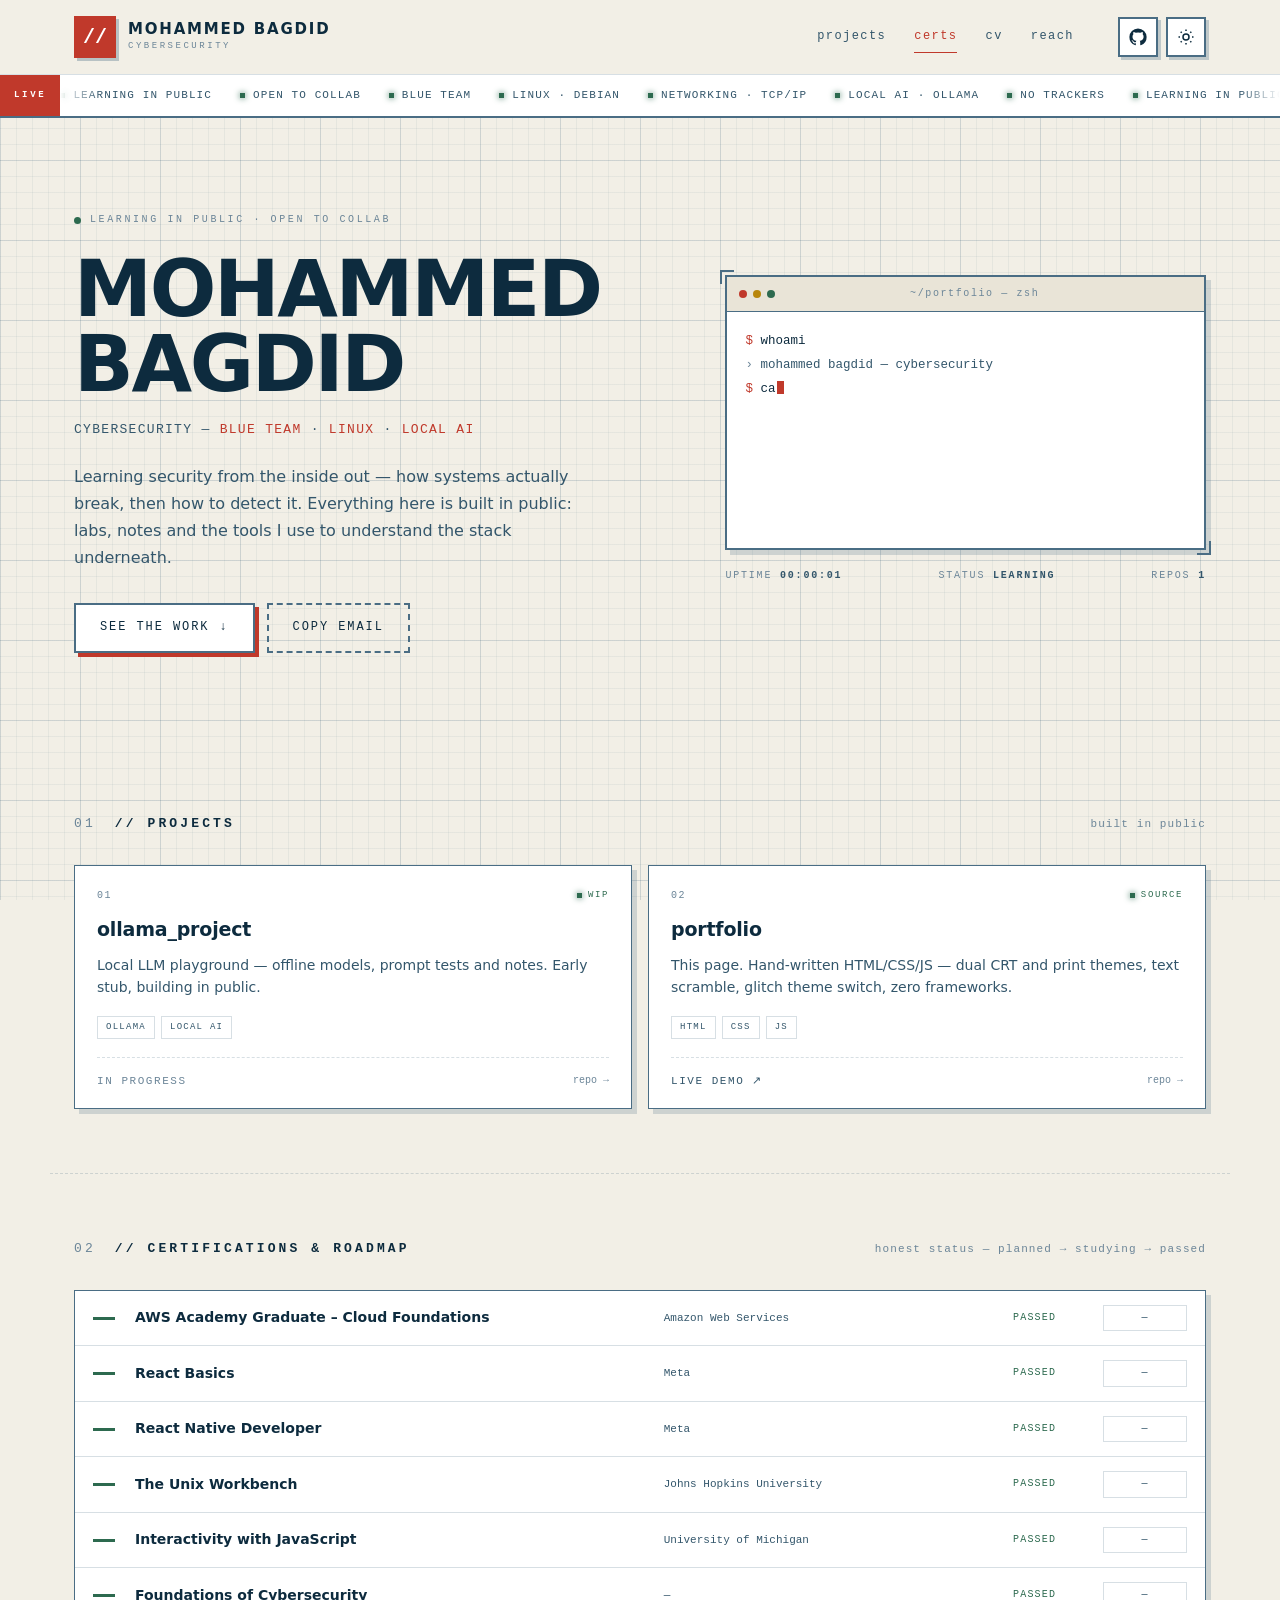
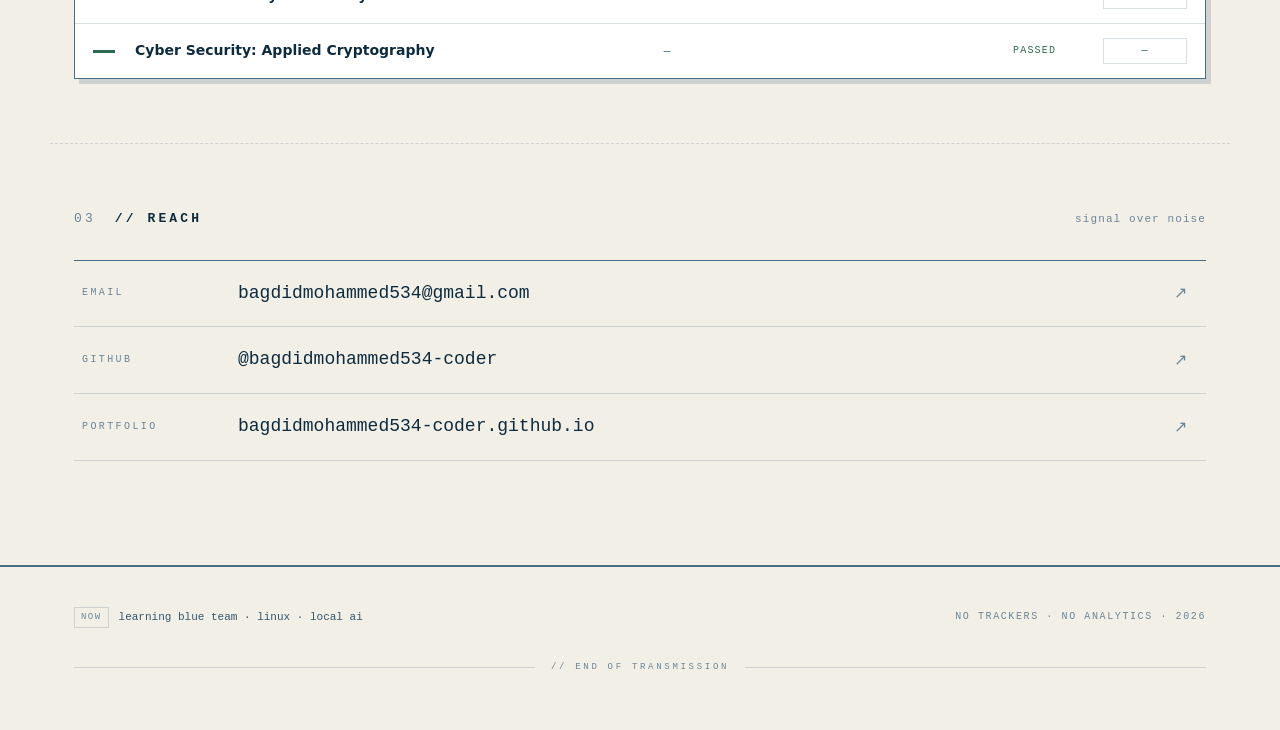
<file: index.html>
<!doctype html>
<html lang="en">
<head>
<meta charset="utf-8" />
<meta name="viewport" content="width=device-width,initial-scale=1,viewport-fit=cover" />
<title>Mohammed Bagdid — cybersecurity</title>
<meta name="description" content="Mohammed Bagdid — learning cybersecurity in public. Blue team, Linux, networking, self-hosted AI. Projects, lab notes and a certification roadmap." />
<link rel="stylesheet" href="./assets/style.css" />
<link rel="icon" href="data:image/svg+xml,<svg xmlns='http://www.w3.org/2000/svg' viewBox='0 0 32 32'><rect width='32' height='32' fill='%2305070a'/><text x='16' y='23' font-size='18' font-family='monospace' font-weight='700' fill='%23ff2d55' text-anchor='middle'>//</text></svg>" />
<script>document.documentElement.className += " js";</script>
</head>
<body>

<a class="skip" href="#main">skip to content</a>
<div id="glitch-overlay" aria-hidden="true"></div>

<!-- ============================= HEADER ============================= -->
<header class="site-head">
  <div class="wrap head-row">
    <a class="brand" href="./" aria-label="Home">
      <span class="brand__mark" aria-hidden="true">//</span>
      <span class="brand__txt">
        <b data-scramble>MOHAMMED BAGDID</b>
        <i>cybersecurity</i>
      </span>
    </a>

    <nav class="nav" aria-label="Sections">
      <a class="nav__link" href="#projects" data-scramble>projects</a>
      <a class="nav__link" href="#certs" data-scramble>certs</a>
      <a class="nav__link" href="./cv/" data-scramble>cv</a>
      <a class="nav__link" href="#reach" data-scramble>reach</a>
    </nav>

    <div class="head-tools">
      <a class="btn-icon" href="https://github.com/bagdidmohammed534-coder" target="_blank" rel="noopener" aria-label="GitHub">
        <svg viewBox="0 0 24 24" fill="currentColor" aria-hidden="true"><path d="M12 .5A11.5 11.5 0 0 0 .5 12a11.5 11.5 0 0 0 7.86 10.92c.58.1.79-.25.79-.55v-1.94c-3.2.7-3.88-1.54-3.88-1.54-.53-1.34-1.29-1.7-1.29-1.7-1.05-.72.08-.7.08-.7 1.16.08 1.77 1.19 1.77 1.19 1.03 1.77 2.7 1.26 3.36.96.1-.75.4-1.26.73-1.55-2.55-.29-5.23-1.28-5.23-5.7 0-1.26.45-2.29 1.19-3.1-.12-.29-.52-1.46.11-3.05 0 0 .97-.31 3.18 1.18a11 11 0 0 1 5.8 0c2.2-1.49 3.17-1.18 3.17-1.18.63 1.59.23 2.76.12 3.05.74.81 1.18 1.84 1.18 3.1 0 4.43-2.69 5.4-5.25 5.69.41.36.78 1.06.78 2.14v3.17c0 .3.21.66.8.55A11.5 11.5 0 0 0 23.5 12 11.5 11.5 0 0 0 12 .5Z"/></svg>
      </a>
      <button id="theme-btn" class="btn-icon" type="button" aria-label="Toggle theme" title="Toggle day / night">
        <svg class="i-sun" viewBox="0 0 24 24" fill="none" stroke="currentColor" stroke-width="2" aria-hidden="true"><circle cx="12" cy="12" r="4"/><path d="M12 2v2M12 20v2M4.9 4.9l1.4 1.4M17.7 17.7l1.4 1.4M2 12h2M20 12h2M4.9 19.1l1.4-1.4M17.7 6.3l1.4-1.4"/></svg>
        <svg class="i-moon" viewBox="0 0 24 24" fill="none" stroke="currentColor" stroke-width="2" aria-hidden="true"><path d="M21 12.8A9 9 0 1 1 11.2 3a7 7 0 0 0 9.8 9.8Z"/></svg>
      </button>
    </div>
  </div>

  <!-- ticker -->
  <div class="ticker" aria-hidden="true">
    <span class="ticker__label">LIVE</span>
    <div class="ticker__viewport"><div class="ticker__track" id="ticker-track"></div></div>
  </div>
</header>

<!-- ============================= HERO ============================= -->
<main id="main">
  <section class="wrap hero" aria-labelledby="hero-title">
    <div class="hero__left">
      <p class="eyebrow"><span class="dot" aria-hidden="true"></span> learning in public · open to collab</p>
      <h1 id="hero-title" class="hero__name">MOHAMMED BAGDID</h1>
      <p class="hero__role">cybersecurity — <span class="accent">blue team</span> · <span class="accent">linux</span> · <span class="accent">local ai</span></p>
      <p class="hero__lede">
        Learning security from the inside out — how systems actually break, then
        how to detect it. Everything here is built in public: labs, notes and the
        tools I use to understand the stack underneath.
      </p>
      <div class="hero__cta">
        <a class="btn" href="#projects">see the work <span aria-hidden="true">↓</span></a>
        <button class="btn btn--ghost" id="copy-mail" type="button" data-copy="bagdidmohammed534@gmail.com">copy email</button>
      </div>
    </div>

    <div class="hero__right">
      <div class="term" role="img" aria-label="Terminal window showing profile summary">
        <div class="term__bar">
          <span class="term__dots" aria-hidden="true"><i></i><i></i><i></i></span>
          <span class="term__title">~/portfolio — zsh</span>
        </div>
        <div class="term__body" id="term-body"></div>
      </div>
      <div class="term-meta">
        <span>uptime <b id="uptime">00:00:00</b></span>
        <span>status <b>learning</b></span>
        <span>repos <b>1</b></span>
      </div>
    </div>
  </section>

  <!-- ============================= PROJECTS ============================= -->
  <section class="wrap section" id="projects" aria-labelledby="projects-title">
    <div class="sec-head">
      <h2 id="projects-title" class="sec-title"><span class="sec-num">01</span> // projects</h2>
      <p class="sec-sub">built in public</p>
    </div>
    <div class="cards" id="project-list"></div>
  </section>

  <!-- ============================= CERTS ============================= -->
  <section class="wrap section" id="certs" aria-labelledby="certs-title">
    <div class="sec-head">
      <h2 id="certs-title" class="sec-title"><span class="sec-num">02</span> // certifications &amp; roadmap</h2>
      <p class="sec-sub">honest status — planned → studying → passed</p>
    </div>
    <ul class="certs" id="cert-list"></ul>
  </section>

  <!-- ============================= REACH ============================= -->
  <section class="wrap section" id="reach" aria-labelledby="reach-title">
    <div class="sec-head">
      <h2 id="reach-title" class="sec-title"><span class="sec-num">03</span> // reach</h2>
      <p class="sec-sub">signal over noise</p>
    </div>
    <div class="reach">
      <a class="reach__row" href="mailto:bagdidmohammed534@gmail.com" data-scramble>
        <span class="reach__k">email</span><span class="reach__v">bagdidmohammed534@gmail.com</span><span class="arrow" aria-hidden="true">↗</span>
      </a>
      <a class="reach__row" href="https://github.com/bagdidmohammed534-coder" target="_blank" rel="noopener" data-scramble>
        <span class="reach__k">github</span><span class="reach__v">@bagdidmohammed534-coder</span><span class="arrow" aria-hidden="true">↗</span>
      </a>
      <a class="reach__row" href="https://bagdidmohammed534-coder.github.io" target="_blank" rel="noopener" data-scramble>
        <span class="reach__k">portfolio</span><span class="reach__v">bagdidmohammed534-coder.github.io</span><span class="arrow" aria-hidden="true">↗</span>
      </a>
    </div>
  </section>
</main>

<!-- ============================= FOOTER ============================= -->
<footer class="site-foot">
  <div class="wrap foot-row">
    <div class="foot__pgp">
      <span class="foot__k">NOW</span>
      <code>learning blue team · linux · local ai</code>
    </div>
    <p class="foot__note">no trackers · no analytics · <span id="year">2026</span></p>
  </div>
  <div class="wrap foot-rule" aria-hidden="true">
    <span></span><b>// END OF TRANSMISSION</b><span></span>
  </div>
</footer>

<div id="toast" role="status" aria-live="polite"></div>

<script src="./assets/app.js" defer></script>
</body>
</html>
</file>
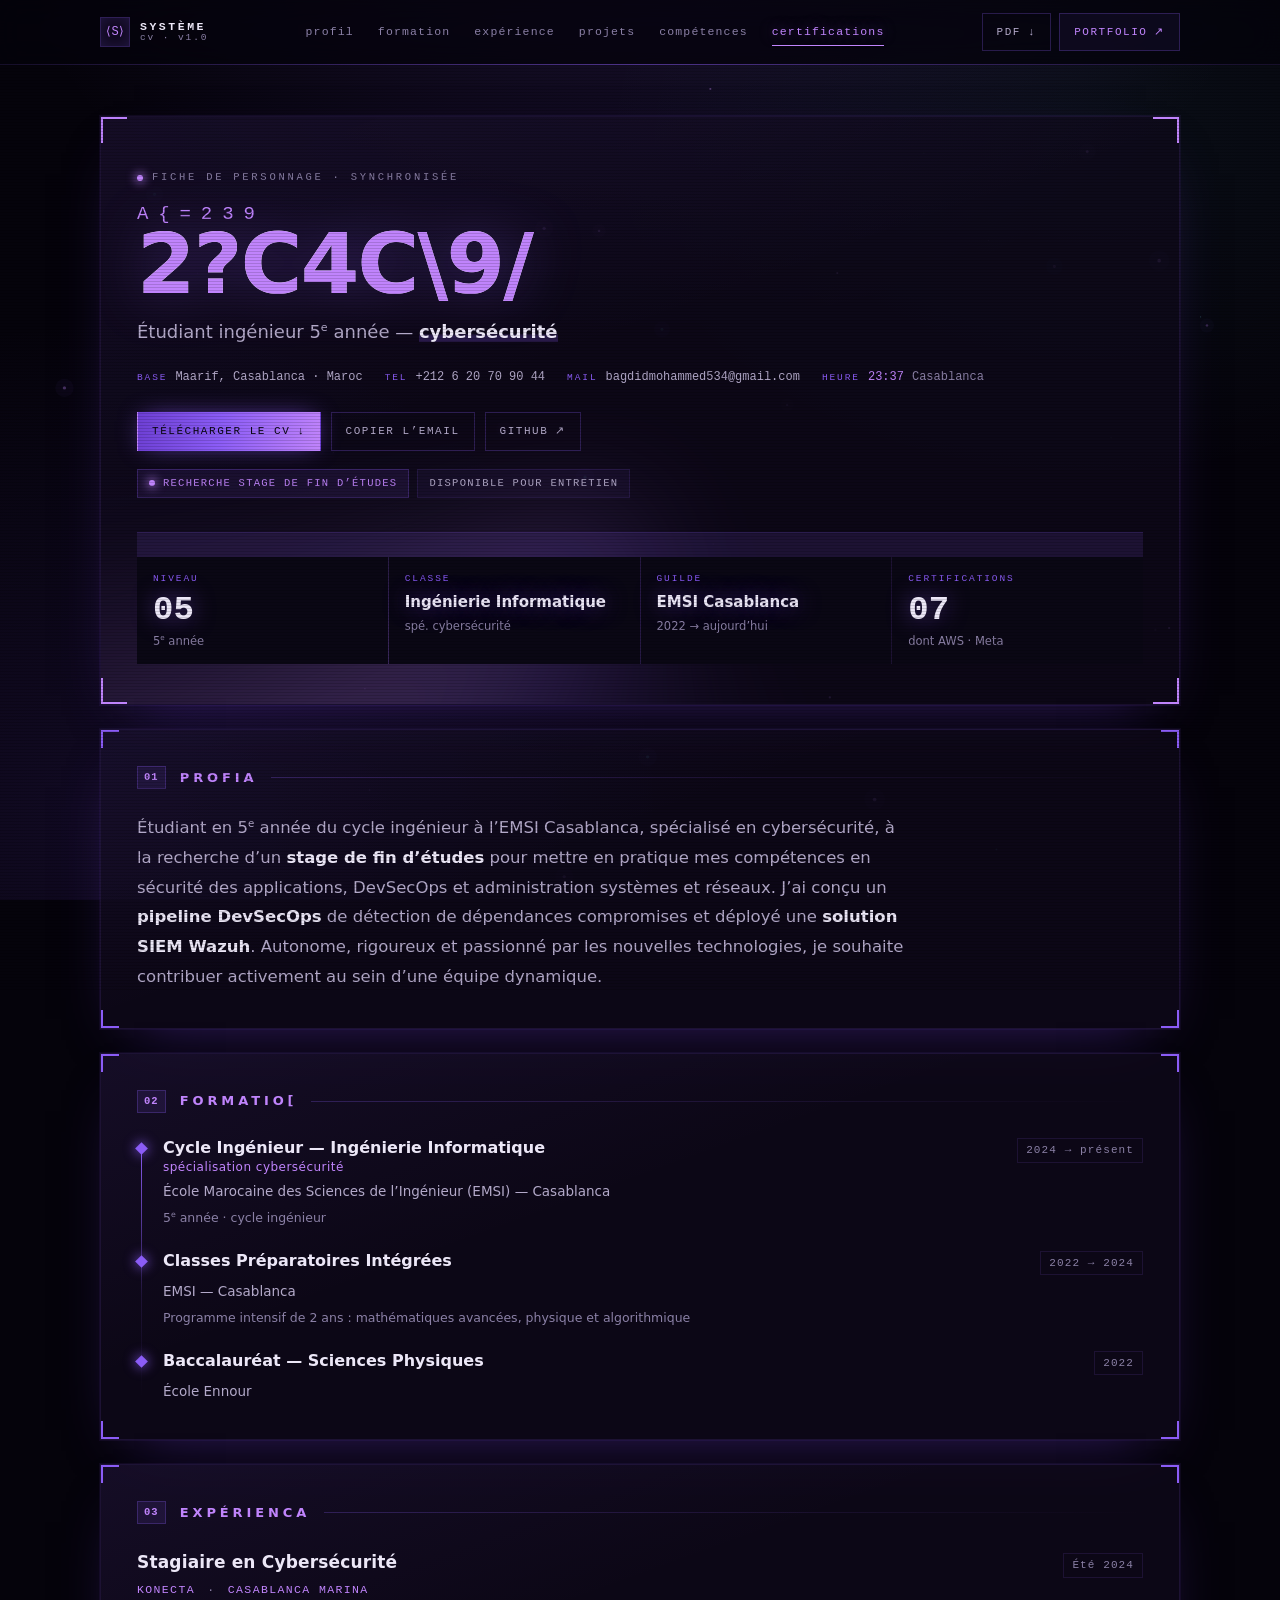
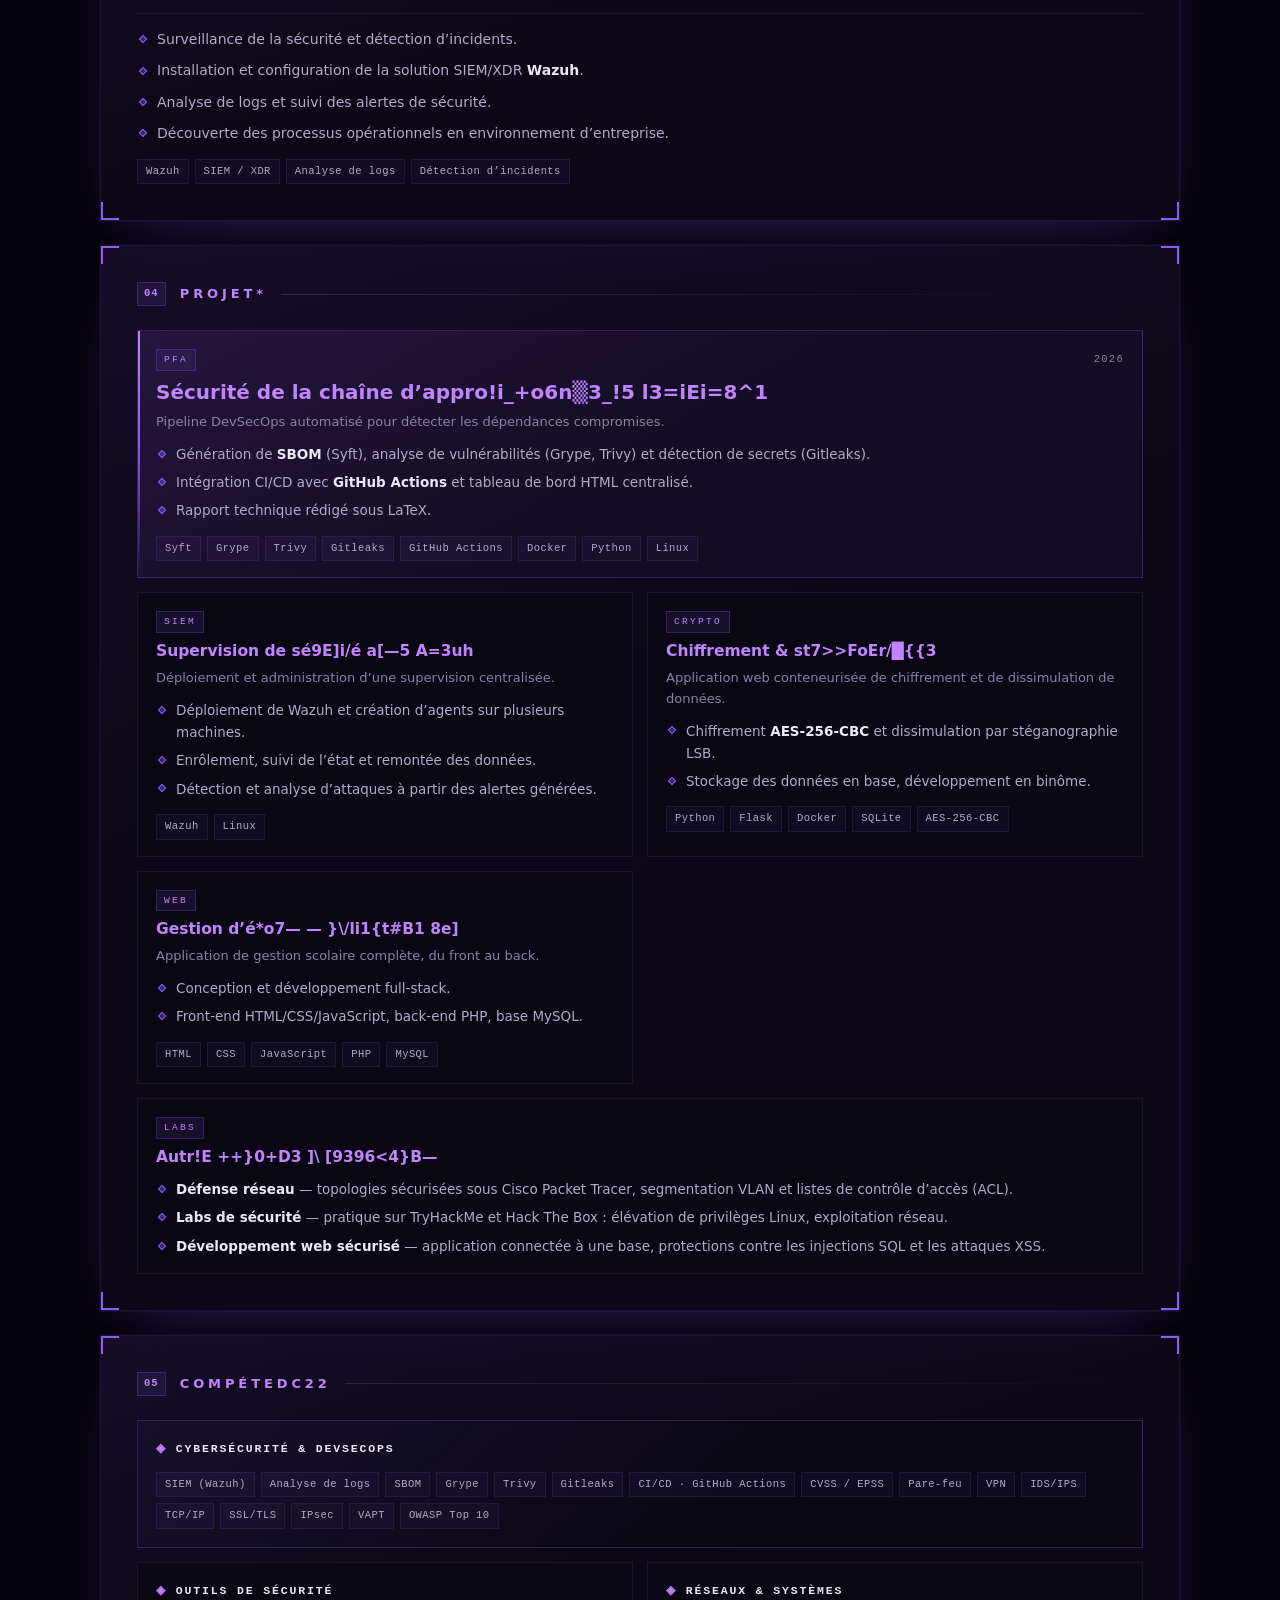
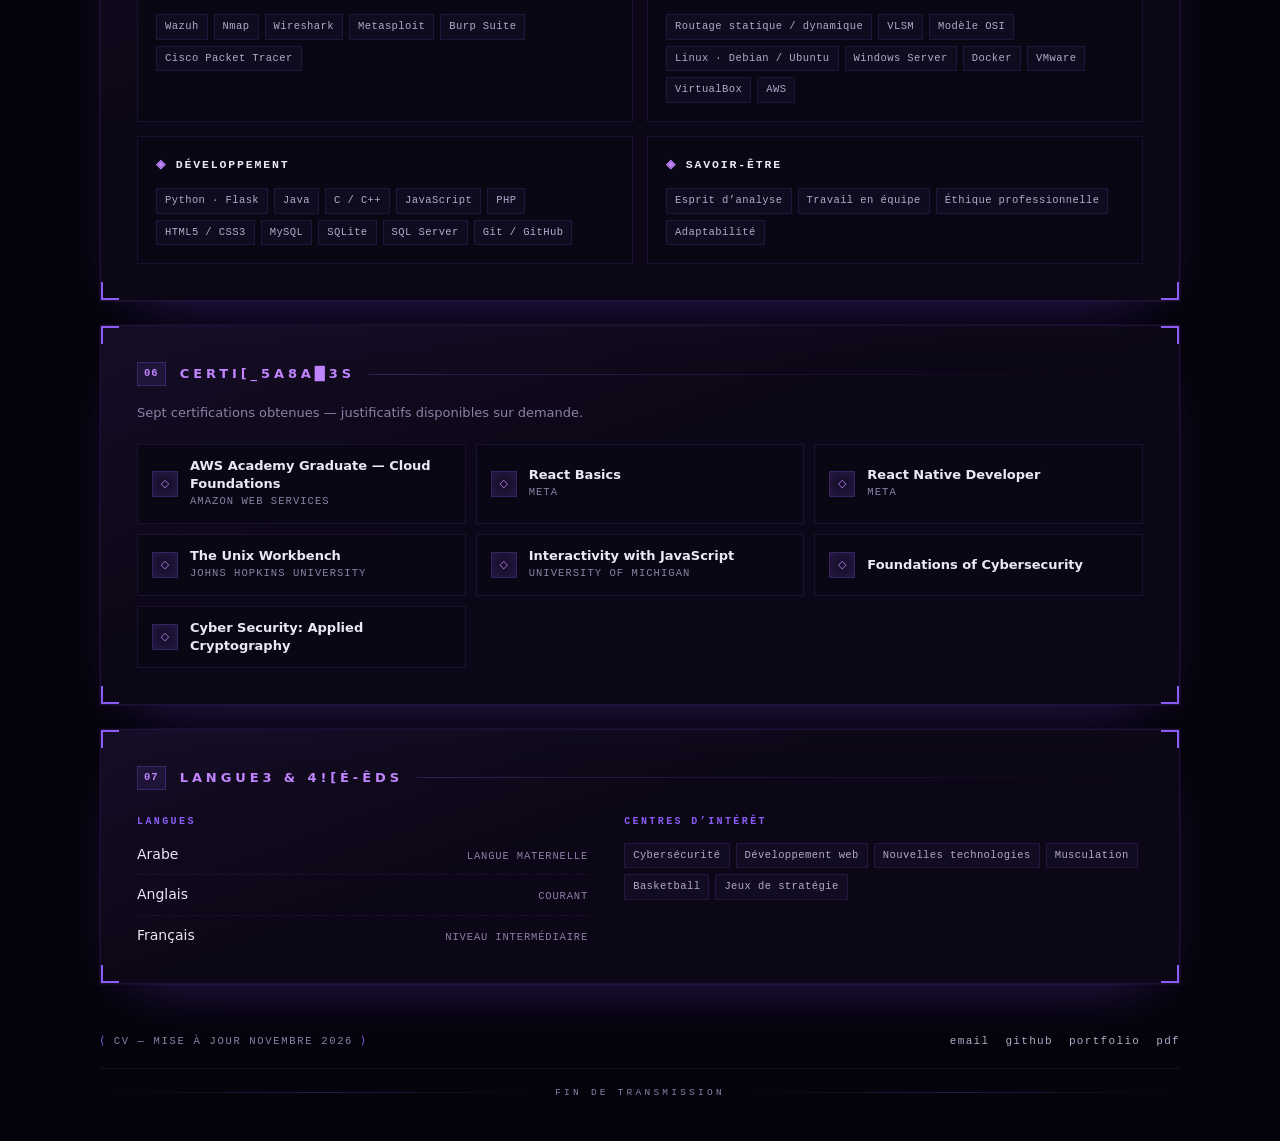
<file: cv/index.html>
<!doctype html>
<html lang="fr">
<head>
<meta charset="utf-8" />
<meta name="viewport" content="width=device-width,initial-scale=1,viewport-fit=cover" />
<title>Bagdid Mohammed — CV · Cybersécurité</title>
<meta name="description" content="CV de Bagdid Mohammed — étudiant ingénieur 5e année en cybersécurité à l'EMSI Casablanca. DevSecOps, SIEM Wazuh, sécurité des applications, réseaux et systèmes." />
<meta name="theme-color" content="#05030b" />
<link rel="stylesheet" href="./assets/cv.css" />
<link rel="icon" href="data:image/svg+xml,<svg xmlns='http://www.w3.org/2000/svg' viewBox='0 0 32 32'><rect width='32' height='32' fill='%2305030b'/><path d='M16 5l9 5v8c0 6-4 8-9 9-5-1-9-3-9-9v-8z' fill='none' stroke='%238b5cf6' stroke-width='2'/><circle cx='16' cy='15' r='3' fill='%23c084fc'/></svg>" />
<script>document.documentElement.className += " js";</script>
</head>
<body>

<noscript><style>.boot,.dust,.scanlines,#pointer-glow{display:none!important}</style></noscript>

<!-- boot -->
<div class="boot" id="boot" aria-hidden="true">
  <div class="boot__box">
    <span class="boot__tag">⟨ SYSTÈME ⟩</span>
    <h1 class="boot__title">SYSTÈME</h1>
    <p class="boot__line">Initialisation du profil</p>
    <div class="boot__bar"><i></i></div>
    <p class="boot__note">attributs · compétences · certifications</p>
  </div>
</div>

<div class="scroll-progress" id="scroll-progress" aria-hidden="true"></div>

<!-- atmosphere -->
<canvas class="dust" id="dust" aria-hidden="true"></canvas>
<div id="pointer-glow" aria-hidden="true"></div>
<div class="scanlines" aria-hidden="true"></div>

<a class="skip" href="#main">Aller au contenu</a>

<!-- ============================ HUD ============================ -->
<header class="hud">
  <div class="hud__row">
    <a class="hud__brand" href="../" aria-label="Retour au portfolio">
      <span class="hud__mark" aria-hidden="true">⟨S⟩</span>
      <span class="hud__txt"><b>SYSTÈME</b><i>cv · v1.0</i></span>
    </a>

    <nav class="hud__nav" aria-label="Sections">
      <a href="#profil" data-scramble>profil</a>
      <a href="#formation" data-scramble>formation</a>
      <a href="#experience" data-scramble>expérience</a>
      <a href="#projets" data-scramble>projets</a>
      <a href="#competences" data-scramble>compétences</a>
      <a href="#certifications" data-scramble>certifications</a>
    </nav>

    <div class="hud__tools">
      <a class="btn btn--ghost" href="./assets/Bagdid_Mohammed_CV.pdf" download>
        pdf <span aria-hidden="true">↓</span>
      </a>
      <a class="btn" href="../">portfolio <span aria-hidden="true">↗</span></a>
    </div>
  </div>
</header>

<main id="main" class="sheet">

  <!-- ============================ HERO ============================ -->
  <section class="card hero reveal" aria-labelledby="hero-title">
    <div class="hero__ring" aria-hidden="true"></div>

    <p class="eyebrow"><span class="dot" aria-hidden="true"></span> fiche de personnage · synchronisée</p>

    <h1 id="hero-title" class="hero__name">
      <span class="hero__first" data-scramble>BAGDID</span>
      <span class="hero__last" data-scramble>MOHAMMED</span>
    </h1>

    <p class="hero__role">Étudiant ingénieur 5<sup>e</sup> année — <span class="hl">cybersécurité</span></p>

    <ul class="hero__meta">
      <li><span class="k">base</span> Maarif, Casablanca · Maroc</li>
      <li><span class="k">tel</span> <a href="tel:+212620709044">+212 6 20 70 90 44</a></li>
      <li><span class="k">mail</span> <a href="mailto:bagdidmohammed534@gmail.com">bagdidmohammed534@gmail.com</a></li>
      <li><span class="k">heure</span> <span id="clock">--:--</span> <span class="muted">Casablanca</span></li>
    </ul>

    <div class="hero__cta">
      <a class="btn btn--solid" href="./assets/Bagdid_Mohammed_CV.pdf" download>
        télécharger le cv <span aria-hidden="true">↓</span>
      </a>
      <button class="btn btn--ghost" id="copy-mail" type="button" data-copy="bagdidmohammed534@gmail.com">copier l’email</button>
      <a class="btn btn--ghost" href="https://github.com/bagdidmohammed534-coder" target="_blank" rel="noopener">github <span aria-hidden="true">↗</span></a>
    </div>

    <div class="hero__status">
      <span class="chip chip--live"><span class="dot" aria-hidden="true"></span> recherche stage de fin d’études</span>
      <span class="chip">disponible pour entretien</span>
    </div>

    <dl class="stats">
      <div class="stat">
        <dt>niveau</dt>
        <dd>05<small>5<sup>e</sup> année</small></dd>
      </div>
      <div class="stat">
        <dt>classe</dt>
        <dd class="stat__txt">Ingénierie Informatique<small>spé. cybersécurité</small></dd>
      </div>
      <div class="stat">
        <dt>guilde</dt>
        <dd class="stat__txt">EMSI Casablanca<small>2022 → aujourd’hui</small></dd>
      </div>
      <div class="stat">
        <dt>certifications</dt>
        <dd>07<small>dont AWS · Meta</small></dd>
      </div>
    </dl>
  </section>

  <!-- ============================ PROFIL ============================ -->
  <section class="card reveal" id="profil" aria-labelledby="profil-title">
    <h2 class="sec" id="profil-title"><span class="sec__idx">01</span><span data-scramble>profil</span><i class="sec__rule" aria-hidden="true"></i></h2>
    <p class="lede">
      Étudiant en 5<sup>e</sup> année du cycle ingénieur à l’EMSI Casablanca, spécialisé en
      cybersécurité, à la recherche d’un <b>stage de fin d’études</b> pour mettre en pratique
      mes compétences en sécurité des applications, DevSecOps et administration systèmes
      et réseaux. J’ai conçu un <b>pipeline DevSecOps</b> de détection de dépendances
      compromises et déployé une <b>solution SIEM Wazuh</b>. Autonome, rigoureux et
      passionné par les nouvelles technologies, je souhaite contribuer activement au sein
      d’une équipe dynamique.
    </p>
  </section>

  <!-- ============================ FORMATION ============================ -->
  <section class="card reveal" id="formation" aria-labelledby="formation-title">
    <h2 class="sec" id="formation-title"><span class="sec__idx">02</span><span data-scramble>formation</span><i class="sec__rule" aria-hidden="true"></i></h2>

    <ol class="tl">
      <li class="tl__item">
        <span class="tl__dot" aria-hidden="true"></span>
        <div class="tl__head">
          <h3>Cycle Ingénieur — Ingénierie Informatique<em>spécialisation cybersécurité</em></h3>
          <span class="tl__date">2024 → présent</span>
        </div>
        <p class="tl__sub">École Marocaine des Sciences de l’Ingénieur (EMSI) — Casablanca</p>
        <p class="tl__note">5<sup>e</sup> année · cycle ingénieur</p>
      </li>

      <li class="tl__item">
        <span class="tl__dot" aria-hidden="true"></span>
        <div class="tl__head">
          <h3>Classes Préparatoires Intégrées</h3>
          <span class="tl__date">2022 → 2024</span>
        </div>
        <p class="tl__sub">EMSI — Casablanca</p>
        <p class="tl__note">Programme intensif de 2 ans : mathématiques avancées, physique et algorithmique</p>
      </li>

      <li class="tl__item">
        <span class="tl__dot" aria-hidden="true"></span>
        <div class="tl__head">
          <h3>Baccalauréat — Sciences Physiques</h3>
          <span class="tl__date">2022</span>
        </div>
        <p class="tl__sub">École Ennour</p>
      </li>
    </ol>
  </section>

  <!-- ============================ EXPÉRIENCE ============================ -->
  <section class="card reveal" id="experience" aria-labelledby="experience-title">
    <h2 class="sec" id="experience-title"><span class="sec__idx">03</span><span data-scramble>expérience</span><i class="sec__rule" aria-hidden="true"></i></h2>

    <article class="job">
      <div class="job__head">
        <div>
          <h3>Stagiaire en Cybersécurité</h3>
          <p class="job__org">KONECTA <span class="sep">·</span> Casablanca Marina</p>
        </div>
        <span class="job__date">Été 2024</span>
      </div>
      <ul class="bullets">
        <li>Surveillance de la sécurité et détection d’incidents.</li>
        <li>Installation et configuration de la solution SIEM/XDR <b>Wazuh</b>.</li>
        <li>Analyse de logs et suivi des alertes de sécurité.</li>
        <li>Découverte des processus opérationnels en environnement d’entreprise.</li>
      </ul>
      <div class="tags">
        <span class="tag">Wazuh</span><span class="tag">SIEM / XDR</span><span class="tag">Analyse de logs</span><span class="tag">Détection d’incidents</span>
      </div>
    </article>
  </section>

  <!-- ============================ PROJETS ============================ -->
  <section class="card reveal" id="projets" aria-labelledby="projets-title">
    <h2 class="sec" id="projets-title"><span class="sec__idx">04</span><span data-scramble>projets</span><i class="sec__rule" aria-hidden="true"></i></h2>

    <div class="grid">
      <article class="proj proj--feature">
        <div class="proj__top">
          <span class="proj__rank">PFA</span>
          <span class="proj__year">2026</span>
        </div>
        <h3 class="proj__name" data-scramble>Sécurité de la chaîne d’approvisionnement logicielle</h3>
        <p class="proj__desc">Pipeline DevSecOps automatisé pour détecter les dépendances compromises.</p>
        <ul class="bullets bullets--tight">
          <li>Génération de <b>SBOM</b> (Syft), analyse de vulnérabilités (Grype, Trivy) et détection de secrets (Gitleaks).</li>
          <li>Intégration CI/CD avec <b>GitHub Actions</b> et tableau de bord HTML centralisé.</li>
          <li>Rapport technique rédigé sous LaTeX.</li>
        </ul>
        <div class="tags">
          <span class="tag">Syft</span><span class="tag">Grype</span><span class="tag">Trivy</span>
          <span class="tag">Gitleaks</span><span class="tag">GitHub Actions</span><span class="tag">Docker</span>
          <span class="tag">Python</span><span class="tag">Linux</span>
        </div>
      </article>

      <article class="proj">
        <div class="proj__top">
          <span class="proj__rank">SIEM</span>
        </div>
        <h3 class="proj__name" data-scramble>Supervision de sécurité avec Wazuh</h3>
        <p class="proj__desc">Déploiement et administration d’une supervision centralisée.</p>
        <ul class="bullets bullets--tight">
          <li>Déploiement de Wazuh et création d’agents sur plusieurs machines.</li>
          <li>Enrôlement, suivi de l’état et remontée des données.</li>
          <li>Détection et analyse d’attaques à partir des alertes générées.</li>
        </ul>
        <div class="tags"><span class="tag">Wazuh</span><span class="tag">Linux</span></div>
      </article>

      <article class="proj">
        <div class="proj__top">
          <span class="proj__rank">CRYPTO</span>
        </div>
        <h3 class="proj__name" data-scramble>Chiffrement &amp; stéganographie</h3>
        <p class="proj__desc">Application web conteneurisée de chiffrement et de dissimulation de données.</p>
        <ul class="bullets bullets--tight">
          <li>Chiffrement <b>AES-256-CBC</b> et dissimulation par stéganographie LSB.</li>
          <li>Stockage des données en base, développement en binôme.</li>
        </ul>
        <div class="tags">
          <span class="tag">Python</span><span class="tag">Flask</span><span class="tag">Docker</span>
          <span class="tag">SQLite</span><span class="tag">AES-256-CBC</span>
        </div>
      </article>

      <article class="proj">
        <div class="proj__top">
          <span class="proj__rank">WEB</span>
        </div>
        <h3 class="proj__name" data-scramble>Gestion d’école — application web</h3>
        <p class="proj__desc">Application de gestion scolaire complète, du front au back.</p>
        <ul class="bullets bullets--tight">
          <li>Conception et développement full-stack.</li>
          <li>Front-end HTML/CSS/JavaScript, back-end PHP, base MySQL.</li>
        </ul>
        <div class="tags">
          <span class="tag">HTML</span><span class="tag">CSS</span><span class="tag">JavaScript</span>
          <span class="tag">PHP</span><span class="tag">MySQL</span>
        </div>
      </article>

      <article class="proj proj--wide">
        <div class="proj__top">
          <span class="proj__rank">LABS</span>
        </div>
        <h3 class="proj__name" data-scramble>Autres projets et formations</h3>
        <ul class="bullets bullets--tight">
          <li><b>Défense réseau</b> — topologies sécurisées sous Cisco Packet Tracer, segmentation VLAN et listes de contrôle d’accès (ACL).</li>
          <li><b>Labs de sécurité</b> — pratique sur TryHackMe et Hack The Box : élévation de privilèges Linux, exploitation réseau.</li>
          <li><b>Développement web sécurisé</b> — application connectée à une base, protections contre les injections SQL et les attaques XSS.</li>
        </ul>
      </article>
    </div>
  </section>

  <!-- ============================ COMPÉTENCES ============================ -->
  <section class="card reveal" id="competences" aria-labelledby="competences-title">
    <h2 class="sec" id="competences-title"><span class="sec__idx">05</span><span data-scramble>compétences</span><i class="sec__rule" aria-hidden="true"></i></h2>

    <div class="grid grid--skills">
      <article class="skill skill--feature">
        <h3 class="skill__name"><span aria-hidden="true">◈</span> Cybersécurité &amp; DevSecOps</h3>
        <div class="tags">
          <span class="tag">SIEM (Wazuh)</span><span class="tag">Analyse de logs</span><span class="tag">SBOM</span>
          <span class="tag">Grype</span><span class="tag">Trivy</span><span class="tag">Gitleaks</span>
          <span class="tag">CI/CD · GitHub Actions</span><span class="tag">CVSS / EPSS</span>
          <span class="tag">Pare-feu</span><span class="tag">VPN</span><span class="tag">IDS/IPS</span>
          <span class="tag">TCP/IP</span><span class="tag">SSL/TLS</span><span class="tag">IPsec</span>
          <span class="tag">VAPT</span><span class="tag">OWASP Top 10</span>
        </div>
      </article>

      <article class="skill">
        <h3 class="skill__name"><span aria-hidden="true">◈</span> Outils de sécurité</h3>
        <div class="tags">
          <span class="tag">Wazuh</span><span class="tag">Nmap</span><span class="tag">Wireshark</span>
          <span class="tag">Metasploit</span><span class="tag">Burp Suite</span><span class="tag">Cisco Packet Tracer</span>
        </div>
      </article>

      <article class="skill">
        <h3 class="skill__name"><span aria-hidden="true">◈</span> Réseaux &amp; systèmes</h3>
        <div class="tags">
          <span class="tag">Routage statique / dynamique</span><span class="tag">VLSM</span>
          <span class="tag">Modèle OSI</span><span class="tag">Linux · Debian / Ubuntu</span>
          <span class="tag">Windows Server</span><span class="tag">Docker</span>
          <span class="tag">VMware</span><span class="tag">VirtualBox</span><span class="tag">AWS</span>
        </div>
      </article>

      <article class="skill">
        <h3 class="skill__name"><span aria-hidden="true">◈</span> Développement</h3>
        <div class="tags">
          <span class="tag">Python · Flask</span><span class="tag">Java</span><span class="tag">C / C++</span>
          <span class="tag">JavaScript</span><span class="tag">PHP</span><span class="tag">HTML5 / CSS3</span>
          <span class="tag">MySQL</span><span class="tag">SQLite</span><span class="tag">SQL Server</span>
          <span class="tag">Git / GitHub</span>
        </div>
      </article>

      <article class="skill">
        <h3 class="skill__name"><span aria-hidden="true">◈</span> Savoir-être</h3>
        <div class="tags">
          <span class="tag">Esprit d’analyse</span><span class="tag">Travail en équipe</span>
          <span class="tag">Éthique professionnelle</span><span class="tag">Adaptabilité</span>
        </div>
      </article>
    </div>
  </section>

  <!-- ============================ CERTIFICATIONS ============================ -->
  <section class="card reveal" id="certifications" aria-labelledby="certifications-title">
    <h2 class="sec" id="certifications-title"><span class="sec__idx">06</span><span data-scramble>certifications</span><i class="sec__rule" aria-hidden="true"></i></h2>
    <p class="sec__note">Sept certifications obtenues — justificatifs disponibles sur demande.</p>

    <ul class="certs">
      <li class="cert">
        <span class="cert__seal" aria-hidden="true">◇</span>
        <span class="cert__body"><b>AWS Academy Graduate — Cloud Foundations</b><i>Amazon Web Services</i></span>
      </li>
      <li class="cert">
        <span class="cert__seal" aria-hidden="true">◇</span>
        <span class="cert__body"><b>React Basics</b><i>Meta</i></span>
      </li>
      <li class="cert">
        <span class="cert__seal" aria-hidden="true">◇</span>
        <span class="cert__body"><b>React Native Developer</b><i>Meta</i></span>
      </li>
      <li class="cert">
        <span class="cert__seal" aria-hidden="true">◇</span>
        <span class="cert__body"><b>The Unix Workbench</b><i>Johns Hopkins University</i></span>
      </li>
      <li class="cert">
        <span class="cert__seal" aria-hidden="true">◇</span>
        <span class="cert__body"><b>Interactivity with JavaScript</b><i>University of Michigan</i></span>
      </li>
      <li class="cert">
        <span class="cert__seal" aria-hidden="true">◇</span>
        <span class="cert__body"><b>Foundations of Cybersecurity</b></span>
      </li>
      <li class="cert">
        <span class="cert__seal" aria-hidden="true">◇</span>
        <span class="cert__body"><b>Cyber Security: Applied Cryptography</b></span>
      </li>
    </ul>
  </section>

  <!-- ============================ LANGUES & INTÉRÊTS ============================ -->
  <section class="card reveal" id="langues" aria-labelledby="langues-title">
    <h2 class="sec" id="langues-title"><span class="sec__idx">07</span><span data-scramble>langues &amp; intérêts</span><i class="sec__rule" aria-hidden="true"></i></h2>

    <div class="split">
      <div>
        <h3 class="mini">Langues</h3>
        <ul class="langs">
          <li><span class="langs__k">Arabe</span><span class="langs__v">langue maternelle</span></li>
          <li><span class="langs__k">Anglais</span><span class="langs__v">courant</span></li>
          <li><span class="langs__k">Français</span><span class="langs__v">niveau intermédiaire</span></li>
        </ul>
      </div>
      <div>
        <h3 class="mini">Centres d’intérêt</h3>
        <div class="tags">
          <span class="tag">Cybersécurité</span><span class="tag">Développement web</span>
          <span class="tag">Nouvelles technologies</span><span class="tag">Musculation</span>
          <span class="tag">Basketball</span><span class="tag">Jeux de stratégie</span>
        </div>
      </div>
    </div>
  </section>
</main>

<!-- ============================ FOOTER ============================ -->
<footer class="foot">
  <div class="foot__row">
    <p class="foot__note"><span aria-hidden="true">⟨</span> cv — mise à jour novembre 2026 <span aria-hidden="true">⟩</span></p>
    <div class="foot__links">
      <a href="mailto:bagdidmohammed534@gmail.com">email</a>
      <a href="https://github.com/bagdidmohammed534-coder" target="_blank" rel="noopener">github</a>
      <a href="../">portfolio</a>
      <a href="./assets/Bagdid_Mohammed_CV.pdf" download>pdf</a>
    </div>
  </div>
  <div class="foot__rule" aria-hidden="true"><span></span><b>FIN DE TRANSMISSION</b><span></span></div>
</footer>

<div id="toast" role="status" aria-live="polite"></div>

<script src="./assets/cv.js" defer></script>
</body>
</html>
</file>
<file: assets/style.css>
/* =========================================================================
   Mohammed Bagdid — portfolio
   Two themes, one codebase:  print / blueprint  ⇄  CRT terminal
   Everything animates with CSS keyframes + ~4 small JS engines.
   ========================================================================= */

/* ---------------------------------------------------------------- tokens */
:root {
  color-scheme: light;

  --bg:        #f2efe6;
  --bg-2:      #e9e4d7;
  --card:      #ffffff;
  --ink:       #0d2b3e;
  --ink-2:     #33566b;   /* 5.6:1 on --bg  */
  --ink-3:     #6b8598;   /* decorative / large only */
  --line:      #4a6d84;
  --line-soft: rgba(74, 109, 132, .22);
  --grid:      rgba(74, 109, 132, .16);
  --grid-2:    rgba(74, 109, 132, .07);

  --accent:    #c0392b;   /* warning / print red */
  --cy:        #1f7a8c;   /* interaction teal   */
  --ok:        #2d6a4f;
  --gold:      #b8860b;

  --shadow:    5px 5px 0 rgba(74, 109, 132, .22);

  --font-sans: ui-sans-serif, system-ui, -apple-system, "Segoe UI", Roboto, Helvetica, Arial, sans-serif;
  --font-mono: ui-monospace, SFMono-Regular, "SF Mono", Menlo, Consolas, "Liberation Mono", monospace;

  --t-fast:    .14s;
  --t-mid:     .28s;
  --ease:      cubic-bezier(.4, .05, .2, 1);
  --radius:    0px;

  --wrap:      1180px;
}

html.dark {
  color-scheme: dark;

  --bg:        #05070a;
  --bg-2:      #0a0d12;
  --card:      #0a0d12;
  --ink:       #dfe8f0;
  --ink-2:     #9fb3c2;   /* 8.3:1  */
  --ink-3:     #6e8290;   /* 4.6:1  */
  --line:      #1b2a36;
  --line-soft: rgba(255, 255, 255, .08);
  --grid:      rgba(0, 229, 255, .07);
  --grid-2:    rgba(0, 229, 255, .03);

  --accent:    #ff2d55;
  --cy:        #00e5ff;
  --ok:        #00ff9c;
  --gold:      #f5c242;

  --shadow:    none;
}

/* ------------------------------------------------------------------ reset */
*, *::before, *::after { box-sizing: border-box; }

html { -webkit-text-size-adjust: 100%; scroll-behavior: smooth; }
@media (prefers-reduced-motion: reduce) { html { scroll-behavior: auto; } }

body {
  margin: 0;
  min-height: 100vh;
  background: var(--bg);
  color: var(--ink);
  font-family: var(--font-sans);
  font-size: 16px;
  line-height: 1.65;
  overflow-x: hidden;
  -webkit-font-smoothing: antialiased;
}
html.dark body { font-family: var(--font-mono); font-size: 15px; }

h1, h2, h3, p, ul, figure { margin: 0; }
ul { padding: 0; list-style: none; }
a { color: inherit; text-decoration: none; }
button { font: inherit; color: inherit; background: none; border: 0; cursor: pointer; }
img, svg { display: block; max-width: 100%; }
code, kbd { font-family: var(--font-mono); }

::selection { background: var(--accent); color: #fff; }
html.dark ::selection { background: var(--cy); color: #000; }

:focus-visible {
  outline: 2px solid var(--accent);
  outline-offset: 3px;
}
html.dark :focus-visible { outline-color: var(--cy); }

::-webkit-scrollbar { width: 10px; height: 10px; }
::-webkit-scrollbar-track { background: var(--bg); }
::-webkit-scrollbar-thumb {
  background: var(--line-soft);
  border: 2px solid var(--bg);
  border-radius: 8px;
}
::-webkit-scrollbar-thumb:hover { background: var(--accent); }

.skip {
  position: absolute; left: 16px; top: -100px; z-index: 100;
  padding: 10px 16px; background: var(--accent); color: #fff;
  font-family: var(--font-mono); font-size: 12px;
  transition: top var(--t-fast);
}
.skip:focus { top: 16px; }

/* ------------------------------------------------------- ground texture */
body::before {
  content: "";
  position: fixed; inset: 0; z-index: 0; pointer-events: none;
  background-image:
    linear-gradient(var(--grid) 1px, transparent 1px),
    linear-gradient(90deg, var(--grid) 1px, transparent 1px),
    linear-gradient(var(--grid-2) 1px, transparent 1px),
    linear-gradient(90deg, var(--grid-2) 1px, transparent 1px);
  background-size: 80px 80px, 80px 80px, 16px 16px, 16px 16px;
}
html.dark body::before {
  background-image: repeating-linear-gradient(
    to bottom,
    rgba(255, 255, 255, .028) 0,
    rgba(255, 255, 255, .028) 1px,
    transparent 1px,
    transparent 3px
  );
  background-size: auto;
}
html.dark body::after {
  content: "";
  position: fixed; inset: 0; z-index: 0; pointer-events: none;
  background: radial-gradient(ellipse at 50% 40%, transparent 55%, rgba(0, 0, 0, .62) 100%);
}

.site-head, main, .site-foot { position: relative; z-index: 1; }

/* ------------------------------------------------------------- utilities */
.wrap {
  width: 100%;
  max-width: var(--wrap);
  margin-inline: auto;
  padding-inline: 24px;
}
.accent { color: var(--accent); }
.mono { font-family: var(--font-mono); }

/* ---------------------------------------------------------------- header */
.site-head {
  border-bottom: 2px solid var(--line);
  background: var(--bg);
}
html.dark .site-head { background: transparent; border-color: var(--line); }

.head-row {
  display: flex; align-items: center; gap: 24px;
  padding-block: 16px;
}

.brand { display: flex; align-items: center; gap: 12px; }
.brand__mark {
  width: 42px; height: 42px; flex: 0 0 auto;
  display: grid; place-items: center;
  background: var(--accent); color: #fff;
  font-family: var(--font-mono); font-weight: 700; font-size: 20px;
  box-shadow: 3px 3px 0 rgba(74, 109, 132, .35);
  transition: box-shadow var(--t-fast), transform var(--t-fast);
}
.brand:hover .brand__mark { transform: translate(1px, 1px); box-shadow: 2px 2px 0 var(--line); }
html.dark .brand__mark {
  box-shadow: none;
  transition: box-shadow var(--t-fast);
}
html.dark .brand:hover .brand__mark {
  transform: none;
  box-shadow: 0 0 16px color-mix(in srgb, var(--accent) 60%, transparent);
}
.brand__txt { display: flex; flex-direction: column; line-height: 1.05; }
.brand__txt b {
  font-size: 15px; font-weight: 700; letter-spacing: .12em; text-transform: uppercase;
}
.brand__txt i {
  font-style: normal; font-size: 9px; letter-spacing: .28em; text-transform: uppercase;
  color: var(--ink-3); font-family: var(--font-mono); margin-top: 4px;
}

.nav { display: flex; gap: 4px; margin-left: auto; }
.nav__link {
  position: relative;
  padding: 8px 12px;
  font-family: var(--font-mono);
  font-size: 12px; letter-spacing: .12em;
  color: var(--ink-2);
  transition: color var(--t-fast);
}
.nav__link::after {
  content: "";
  position: absolute; left: 12px; right: 12px; bottom: 2px; height: 1px;
  background: currentColor;
  transform: scaleX(0); transform-origin: left;
  transition: transform var(--t-mid) var(--ease);
}
.nav__link:hover { color: var(--accent); }
.nav__link.is-active { color: var(--accent); }
.nav__link.is-active::after { transform: scaleX(1); }
.nav__link:hover::after { transform: scaleX(1); }
html.dark .nav__link:hover { color: var(--cy); }
html.dark .nav__link.is-active { color: var(--cy); }
html.dark .nav__link:hover::after {
  background-image: repeating-linear-gradient(90deg, var(--cy) 0 3px, transparent 3px 8px);
}

.head-tools { display: flex; gap: 8px; margin-left: 8px; }

.btn-icon {
  width: 40px; height: 40px;
  display: grid; place-items: center;
  border: 2px solid var(--line);
  background: var(--card);
  color: var(--ink);
  box-shadow: 3px 3px 0 rgba(74, 109, 132, .3);
  transition: transform var(--t-fast), box-shadow var(--t-fast), color var(--t-fast), border-color var(--t-fast);
}
.btn-icon svg { width: 18px; height: 18px; }
.btn-icon:hover {
  transform: translate(1px, 1px);
  box-shadow: 2px 2px 0 var(--accent);
  color: var(--accent);
  border-color: var(--accent);
}
html.dark .btn-icon {
  background: var(--bg-2); border-color: var(--line); box-shadow: none;
}
html.dark .btn-icon:hover {
  transform: none;
  box-shadow: 0 0 16px color-mix(in srgb, var(--cy) 45%, transparent);
  color: var(--cy); border-color: var(--cy);
}

/* sun / moon swap */
.i-moon { display: none; }
html.dark .i-sun { display: none; }
html.dark .i-moon { display: block; }

/* ---------------------------------------------------------------- ticker */
.ticker {
  display: flex; align-items: stretch;
  height: 42px;
  border-top: 1px solid var(--line-soft);
  background: var(--card);
  overflow: hidden;
}
html.dark .ticker { background: var(--bg-2); }

.ticker__label {
  flex: 0 0 auto;
  display: grid; place-items: center;
  padding-inline: 14px;
  background: var(--accent); color: #fff;
  font-family: var(--font-mono); font-size: 9px; font-weight: 700;
  letter-spacing: .3em;
}
.ticker__viewport {
  flex: 1 1 auto; overflow: hidden;
  display: flex; align-items: center;
  mask-image: linear-gradient(90deg, transparent, #000 40px, #000 calc(100% - 40px), transparent);
  -webkit-mask-image: linear-gradient(90deg, transparent, #000 40px, #000 calc(100% - 40px), transparent);
}
.ticker__track {
  display: flex; align-items: center;
  width: max-content;
  animation: ticker 42s linear infinite;
}
.ticker:hover .ticker__track { animation-play-state: paused; }

@keyframes ticker { from { transform: translateX(0) } to { transform: translateX(-50%) } }

.ticker__item {
  display: inline-flex; align-items: center; gap: 8px;
  margin-right: 28px;              /* margin, not flex gap: keeps the two halves identical for a clean -50% seam */
  font-family: var(--font-mono); font-size: 11px;
  letter-spacing: .1em; text-transform: uppercase;
  color: var(--ink-2);
  white-space: nowrap;
}
.ticker__item b { color: var(--ink); font-weight: 600; }
.ticker__item::before {
  content: ""; width: 5px; height: 5px; flex: 0 0 auto;
  background: var(--ok);
  box-shadow: 0 0 6px var(--ok);
}

/* ------------------------------------------------------------------ hero */
.hero {
  display: grid;
  grid-template-columns: minmax(0, 1.1fr) minmax(0, .9fr);
  gap: 64px;
  align-items: center;
  padding-block: 88px 96px;
}

.eyebrow {
  display: inline-flex; align-items: center; gap: 9px;
  font-family: var(--font-mono); font-size: 10px;
  letter-spacing: .26em; text-transform: uppercase;
  color: var(--ink-3);
  margin-bottom: 22px;
}
.dot {
  width: 7px; height: 7px; border-radius: 50%;
  background: var(--ok);
  animation: ping 2s ease-out infinite;
}
@keyframes ping {
  0%   { box-shadow: 0 0 0 0 color-mix(in srgb, var(--ok) 65%, transparent); }
  70%  { box-shadow: 0 0 0 9px transparent; }
  100% { box-shadow: 0 0 0 0 transparent; }
}

.hero__name {
  font-size: clamp(2.7rem, 6.4vw, 4.9rem);
  line-height: .96;
  letter-spacing: -.03em;
  font-weight: 800;
  margin-bottom: 18px;
  animation: name-idle 7.5s steps(1, end) infinite;
}
html.dark .hero__name { font-family: var(--font-mono); letter-spacing: -.01em; }

/* the cheap, compositor-friendly RGB split — text-shadow only */
@keyframes name-idle {
  0%, 91%, 100% { text-shadow: none; transform: none; }
  92% { text-shadow: -5px 0 var(--cy), 5px 0 var(--accent); transform: translateX(1px); }
  93% { text-shadow: 4px 0 var(--cy), -4px 0 var(--accent); transform: translateX(-1px); }
  94% { text-shadow: -2px 1px var(--cy), 2px -1px var(--accent); transform: none; }
  95%, 99% { text-shadow: none; }
}

.hero__role {
  font-family: var(--font-mono);
  font-size: 13px; letter-spacing: .1em; text-transform: uppercase;
  color: var(--ink-2);
  margin-bottom: 22px;
}
.hero__lede {
  max-width: 52ch;
  color: var(--ink-2);
  font-size: 16px;
  line-height: 1.7;
}
html.dark .hero__lede { font-size: 14px; }

.hero__cta { display: flex; flex-wrap: wrap; gap: 12px; margin-top: 32px; }

.btn {
  display: inline-flex; align-items: center; gap: 10px;
  padding: 13px 24px;
  border: 2px solid var(--line);
  background: var(--card);
  color: var(--ink);
  font-family: var(--font-mono); font-size: 12px;
  letter-spacing: .16em; text-transform: uppercase;
  box-shadow: 4px 4px 0 var(--accent);
  transition: transform var(--t-fast), box-shadow var(--t-fast), color var(--t-fast), border-color var(--t-fast);
}
.btn:hover {
  transform: translate(2px, 2px);
  box-shadow: 2px 2px 0 var(--accent);
  color: var(--accent);
  border-color: var(--accent);
}
.btn--ghost {
  background: transparent;
  box-shadow: none;
  border-style: dashed;
}
.btn--ghost:hover { transform: none; border-style: solid; }
html.dark .btn { box-shadow: 4px 4px 0 var(--cy); }
html.dark .btn:hover {
  box-shadow: 2px 2px 0 var(--cy); color: var(--cy); border-color: var(--cy);
}
html.dark .btn--ghost { box-shadow: none; }

/* -------------------------------------------------------------- terminal */
.term {
  position: relative;
  border: 2px solid var(--line);
  background: var(--card);
  box-shadow: var(--shadow);
}
.term::before,
.term::after {
  content: "";
  position: absolute;
  width: 14px; height: 14px;
  border: 2px solid var(--line);
  pointer-events: none;
}
.term::before { top: -7px; left: -7px; border-right: 0; border-bottom: 0; }
.term::after { bottom: -7px; right: -7px; border-left: 0; border-top: 0; }
html.dark .term { box-shadow: none; }
html.dark .term::before,
html.dark .term::after { display: none; }

.term__bar {
  display: flex; align-items: center; gap: 8px;
  padding: 9px 12px;
  border-bottom: 1px solid var(--line);
  background: var(--bg-2);
}
.term__dots { display: flex; gap: 6px; }
.term__dots i { width: 8px; height: 8px; border-radius: 50%; background: var(--line); }
.term__dots i:nth-child(1) { background: var(--accent); }
.term__dots i:nth-child(2) { background: var(--gold); }
.term__dots i:nth-child(3) { background: var(--ok); }
.term__title {
  flex: 1; text-align: center;
  font-family: var(--font-mono); font-size: 10px;
  letter-spacing: .16em; color: var(--ink-3);
  margin-right: 26px;
}
.term__body {
  padding: 18px 18px 22px;
  min-height: 236px;
  font-family: var(--font-mono);
  font-size: 12.5px;
  line-height: 1.9;
  color: var(--ink-2);
  overflow-x: auto;
}
.term__line { white-space: pre; }
.term__p { color: var(--accent); }
html.dark .term__p { color: var(--accent); }
.term__cmd { color: var(--ink); }
.term__out { color: var(--ink-2); }
.term__ok { color: var(--ok); }
.term__dim { color: var(--ink-3); }
.caret {
  display: inline-block;
  width: 7px; height: 13px;
  margin-left: 2px;
  background: var(--accent);
  vertical-align: -2px;
  animation: blink 1.05s steps(1, end) infinite;
}
html.dark .caret { background: var(--cy); }
@keyframes blink { 0%, 49% { opacity: 1 } 50%, 100% { opacity: 0 } }

.term-meta {
  display: flex; justify-content: space-between;
  margin-top: 18px;
  font-family: var(--font-mono); font-size: 10px;
  letter-spacing: .18em; text-transform: uppercase;
  color: var(--ink-3);
}
.term-meta b { color: var(--ink-2); font-weight: 600; }

/* --------------------------------------------------------------- section */
.section { padding-block: 64px; }
.section + .section { border-top: 1px dashed var(--line-soft); }

.sec-head {
  display: flex; align-items: baseline; gap: 16px;
  flex-wrap: wrap;
  margin-bottom: 30px;
}
.sec-title {
  font-family: var(--font-mono);
  font-size: 13px; font-weight: 700;
  letter-spacing: .24em; text-transform: uppercase;
  color: var(--ink);
}
.sec-num {
  color: var(--ink-3);
  margin-right: 8px;
  font-weight: 400;
}
.sec-sub {
  font-family: var(--font-mono);
  font-size: 11px; letter-spacing: .1em;
  color: var(--ink-3);
  margin-left: auto;
}

/* ----------------------------------------------------------------- cards */
.cards {
  display: grid;
  grid-template-columns: repeat(auto-fit, minmax(320px, 1fr));
  gap: 16px;
}

.card {
  position: relative;
  display: flex; flex-direction: column;
  padding: 22px 22px 18px;
  border: 1px solid var(--line);
  background: var(--card);
  box-shadow: var(--shadow);
  overflow: hidden;
  transition: transform var(--t-fast), box-shadow var(--t-fast), border-color var(--t-fast);
}
.card:hover {
  transform: translate(-2px, -2px);
  box-shadow: 6px 6px 0 rgba(74, 109, 132, .3);
  border-color: var(--ink-2);
}
html.dark .card { box-shadow: none; }
html.dark .card:hover {
  transform: none;
  box-shadow: 0 0 0 1px var(--cy), 0 0 26px color-mix(in srgb, var(--cy) 18%, transparent);
  border-color: var(--cy);
}

/* single hover flourish: a scan bar sweeping down the card */
.card::after {
  content: "";
  position: absolute; left: 0; right: 0; top: 0; height: 2px;
  background: var(--accent);
  box-shadow: 0 0 12px 1px color-mix(in srgb, var(--accent) 60%, transparent);
  opacity: 0;
  pointer-events: none;
}
html.dark .card::after { background: var(--cy); box-shadow: 0 0 12px 1px color-mix(in srgb, var(--cy) 60%, transparent); }
.card:hover::after { animation: scan .7s var(--ease); }
@keyframes scan {
  0%   { top: 0;    opacity: 0; }
  12%  { opacity: 1; }
  85%  { opacity: 1; }
  100% { top: 100%; opacity: 0; }
}

.card__top {
  display: flex; align-items: baseline; gap: 10px;
  margin-bottom: 10px;
}
.card__idx {
  font-family: var(--font-mono); font-size: 10px;
  letter-spacing: .14em; color: var(--ink-3);
}
.card__state {
  margin-left: auto;
  display: inline-flex; align-items: center; gap: 6px;
  font-family: var(--font-mono); font-size: 9px;
  letter-spacing: .18em; text-transform: uppercase;
  color: var(--ok);
}
.card__state::before {
  content: ""; width: 5px; height: 5px;
  background: currentColor; box-shadow: 0 0 6px currentColor;
}
.card__name {
  font-size: 19px; font-weight: 700; letter-spacing: -.01em;
  margin-bottom: 8px;
  transition: color var(--t-fast);
}
html.dark .card__name { font-family: var(--font-mono); font-size: 17px; }
.card:hover .card__name { color: var(--accent); }
html.dark .card:hover .card__name { color: var(--cy); }

.card__desc {
  font-size: 14px; line-height: 1.6; color: var(--ink-2);
  margin-bottom: 18px;
}
html.dark .card__desc { font-size: 12.5px; }

.card__tags { display: flex; flex-wrap: wrap; gap: 6px; margin-bottom: 18px; }
.tag {
  padding: 3px 8px;
  border: 1px solid var(--line-soft);
  font-family: var(--font-mono); font-size: 9px;
  letter-spacing: .14em; text-transform: uppercase;
  color: var(--ink-2);
  transition: border-color var(--t-fast), color var(--t-fast);
}
.card:hover .tag { border-color: color-mix(in srgb, var(--accent) 40%, transparent); }
html.dark .card:hover .tag { border-color: color-mix(in srgb, var(--cy) 40%, transparent); }

.card__foot {
  margin-top: auto;
  display: flex; align-items: center; justify-content: space-between;
  gap: 12px;
  padding-top: 14px;
  border-top: 1px dashed var(--line-soft);
}
.card__link {
  display: inline-flex; align-items: center; gap: 8px;
  font-family: var(--font-mono); font-size: 11px;
  letter-spacing: .14em; text-transform: uppercase;
  color: var(--ink-2);
  transition: color var(--t-fast);
}
.card__link:hover { color: var(--accent); }
html.dark .card__link:hover { color: var(--cy); }
.card__link--static { color: var(--ink-3); cursor: default; }
.card__link--static:hover { color: var(--ink-3); }
html.dark .card__link--static:hover { color: var(--ink-3); }
.card__link .arrow { transition: transform var(--t-fast); }
.card__link:hover .arrow { transform: translate(2px, -2px); }

.card__repo { font-family: var(--font-mono); font-size: 10px; color: var(--ink-3); }
.card__repo:hover { color: var(--ink-2); }

/* ----------------------------------------------------------------- certs */
.certs { border: 1px solid var(--line); background: var(--card); box-shadow: var(--shadow); }
html.dark .certs { box-shadow: none; }

.cert {
  display: grid;
  grid-template-columns: 26px minmax(0, 2fr) minmax(0, 1.3fr) 74px 84px;
  align-items: center;
  gap: 16px;
  padding: 14px 18px;
  border-bottom: 1px solid var(--line-soft);
  transition: background var(--t-fast);
}
.cert:last-child { border-bottom: 0; }
.cert:hover { background: color-mix(in srgb, var(--accent) 5%, transparent); }
html.dark .cert:hover { background: color-mix(in srgb, var(--cy) 6%, transparent); }

.cert__bar { width: 22px; height: 3px; background: var(--accent); }
.cert__bar--ok { background: var(--ok); }
.cert__bar--info { background: var(--gold); }
.cert__bar--plan { background: var(--line); }
.cert__bar--study { background: var(--gold); }

.cert__name { font-size: 14px; font-weight: 600; }
html.dark .cert__name { font-family: var(--font-mono); font-size: 12.5px; }
.cert__issuer { font-family: var(--font-mono); font-size: 11px; color: var(--ink-2); }
.cert__date {
  font-family: var(--font-mono); font-size: 11px; color: var(--ink-3);
  font-variant-numeric: tabular-nums;
}
.cert__status {
  font-family: var(--font-mono); font-size: 10px;
  letter-spacing: .12em; text-transform: uppercase;
  color: var(--ink-3);
}
.cert__status--studying { color: var(--gold); }
.cert__status--passed { color: var(--ok); }
.cert__verify--pending {
  border-color: transparent;
  color: var(--ink-3);
  cursor: default;
}
.cert__verify--pending:hover { background: none; color: var(--ink-3); border-color: transparent; }
html.dark .cert__verify--pending:hover { background: none; color: var(--ink-3); border-color: transparent; }
.cert__verify {
  font-family: var(--font-mono); font-size: 10px;
  letter-spacing: .12em; text-transform: uppercase;
  color: var(--ink-2);
  border: 1px solid var(--line-soft);
  padding: 4px 8px;
  text-align: center;
  transition: color var(--t-fast), border-color var(--t-fast), background var(--t-fast);
}
.cert__verify:hover {
  color: #fff; border-color: var(--accent); background: var(--accent);
}
html.dark .cert__verify:hover { color: #000; border-color: var(--cy); background: var(--cy); }

/* ----------------------------------------------------------------- reach */
.reach { border-top: 1px solid var(--line); }

.reach__row {
  position: relative;
  display: grid;
  grid-template-columns: 140px minmax(0, 1fr) 24px;
  align-items: center;
  gap: 16px;
  padding: 18px 8px;
  border-bottom: 1px solid var(--line-soft);
  overflow: hidden;
  transition: padding-inline var(--t-fast), color var(--t-fast);
}
.reach__k {
  font-family: var(--font-mono); font-size: 10px;
  letter-spacing: .24em; text-transform: uppercase;
  color: var(--ink-3);
}
.reach__v {
  font-family: var(--font-mono);
  font-size: clamp(14px, 2.2vw, 18px);
  color: var(--ink);
}
.reach__row .arrow { color: var(--ink-3); transition: transform var(--t-fast), color var(--t-fast); }

/* scan sweep — reuses one keyframe for every row */
.reach__row::before {
  content: "";
  position: absolute; left: -4px; right: 0; top: 0; height: 1px;
  background: var(--accent);
  opacity: 0;
  pointer-events: none;
}
html.dark .reach__row::before { background: var(--cy); }

.reach__row:hover { color: var(--accent); }
.reach__row:hover::before { animation: scan .55s var(--ease); }
.reach__row:hover .arrow { transform: translate(3px, -3px); color: var(--accent); }
.reach__row:hover .reach__v { color: var(--accent); }
html.dark .reach__row:hover,
html.dark .reach__row:hover .reach__v,
html.dark .reach__row:hover .arrow { color: var(--cy); }

/* ---------------------------------------------------------------- footer */
.site-foot {
  margin-top: 40px;
  padding-block: 40px 56px;
  border-top: 2px solid var(--line);
}
.foot-row {
  display: flex; flex-wrap: wrap; gap: 12px 24px;
  align-items: center; justify-content: space-between;
}
.foot__pgp {
  display: flex; align-items: center; gap: 10px;
  font-family: var(--font-mono); font-size: 11px;
  color: var(--ink-2);
}
.foot__k {
  padding: 2px 6px;
  border: 1px solid var(--line-soft);
  font-size: 9px; letter-spacing: .16em;
  color: var(--ink-3);
}
.foot__note {
  font-family: var(--font-mono); font-size: 10px;
  letter-spacing: .16em; text-transform: uppercase;
  color: var(--ink-3);
}
.foot-rule {
  display: flex; align-items: center; gap: 16px;
  margin-top: 32px;
}
.foot-rule span { flex: 1; height: 1px; background: var(--line-soft); }
.foot-rule b {
  font-family: var(--font-mono); font-size: 9px; font-weight: 400;
  letter-spacing: .3em; color: var(--ink-3);
}

/* ----------------------------------------------------------------- toast */
#toast {
  position: fixed; left: 50%; bottom: 28px; z-index: 90;
  transform: translate(-50%, 14px);
  padding: 10px 18px;
  border: 1px solid var(--line);
  background: var(--bg-2);
  color: var(--ink);
  font-family: var(--font-mono); font-size: 11px;
  letter-spacing: .12em; text-transform: uppercase;
  opacity: 0; pointer-events: none;
  transition: opacity var(--t-fast), transform var(--t-fast);
}
#toast.show { opacity: 1; transform: translate(-50%, 0); }

/* --------------------------------------------------- scramble & glitch fx */
[data-scrambling] { text-shadow: 0 0 1px currentColor; }

/* -------------------------------------------------------------- glitch overlay */
#glitch-overlay {
  position: fixed; inset: 0; z-index: 9998;
  pointer-events: none; opacity: 0;
}
#glitch-overlay.on { opacity: 1; }
#glitch-overlay .bar {
  position: absolute; left: -40px; right: -40px;
  background: var(--ink);
  mix-blend-mode: difference;
  opacity: 0;
}
#glitch-overlay .flash {
  position: absolute; inset: 0; background: #fff;
  animation: gl-flash 80ms linear forwards;
}
#glitch-overlay .chroma {
  position: absolute; inset: 0;
  background: linear-gradient(90deg, rgba(255, 0, 60, .22) 0, transparent 50%, rgba(0, 229, 255, .22) 100%);
  mix-blend-mode: difference;
  animation: gl-chroma 420ms steps(6) forwards;
}
@keyframes gl-flash { from { opacity: .9 } to { opacity: 0 } }
@keyframes gl-chroma {
  0% { transform: translateX(-6px) } 20% { transform: translateX(8px) }
  40% { transform: translateX(-10px) } 60% { transform: translateX(4px) }
  80% { transform: translateX(-3px) } 100% { transform: translateX(0); opacity: 0 }
}
@keyframes bar-in  { from { opacity: 0 } to { opacity: 1 } }
@keyframes bar-out { from { opacity: 1 } to { opacity: 0 } }

html.glitching { animation: rgb-split .4s steps(7); }
@keyframes rgb-split {
  0%, 100% { filter: none; }
  14% { filter: drop-shadow(3px 0 0 rgba(255, 0, 60, .5)) drop-shadow(-3px 0 0 rgba(0, 200, 255, .5)); }
  28% { filter: drop-shadow(-3px 1px 0 rgba(255, 0, 60, .5)) drop-shadow(3px -1px 0 rgba(0, 200, 255, .5)); }
  42% { filter: drop-shadow(3px 0 0 rgba(255, 0, 60, .5)) drop-shadow(-3px 0 0 rgba(0, 200, 255, .5)); }
  56% { filter: drop-shadow(-4px 0 0 rgba(255, 0, 60, .5)) drop-shadow(4px 0 0 rgba(0, 200, 255, .5)); }
  70% { filter: drop-shadow(3px 0 0 rgba(255, 0, 60, .5)) drop-shadow(-3px 0 0 rgba(0, 200, 255, .5)); }
  84% { filter: drop-shadow(-2px 0 0 rgba(255, 0, 60, .45)) drop-shadow(2px 0 0 rgba(0, 200, 255, .45)); }
}

/* ---------------------------------------------------------- reveal on scroll */
.js .reveal { opacity: 0; transform: translateY(14px); }
.js .reveal.in {
  opacity: 1; transform: none;
  transition: opacity .5s var(--ease), transform .5s var(--ease);
}

/* ------------------------------------------------------------- responsive */
@media (max-width: 900px) {
  .hero {
    grid-template-columns: 1fr;
    gap: 40px;
    padding-block: 56px 64px;
  }
  .hero__right { order: 2; }
  .term-meta { margin-top: 14px; }
}

@media (max-width: 720px) {
  .wrap { padding-inline: 18px; }
  .head-row { flex-wrap: wrap; row-gap: 12px; }
  .nav { margin-left: 0; order: 3; flex-basis: 100%; }
  .head-tools { margin-left: auto; }
  .sec-sub { margin-left: 0; flex-basis: 100%; }
  .cert {
    grid-template-columns: 22px minmax(0, 1fr) 74px;
    row-gap: 6px;
  }
  .cert__issuer { grid-column: 2; font-size: 10px; }
  .cert__date { grid-column: 2; }
  .cert__status { grid-column: 2; }
  .cert__verify { grid-column: 3; grid-row: 1 / span 2; }
  .reach__row { grid-template-columns: 96px minmax(0, 1fr) 20px; padding-block: 16px; }
}

@media (max-width: 420px) {
  .brand__txt i { display: none; }
  .btn-icon { width: 36px; height: 36px; }
}

/* --------------------------------------------------- reduced motion, finally */
@media (prefers-reduced-motion: reduce) {
  .ticker__track,
  .hero__name,
  .dot,
  .caret,
  .card:hover::after,
  .reach__row:hover::before,
  html.glitching {
    animation: none !important;
  }
  #glitch-overlay { display: none !important; }
  .js .reveal { opacity: 1; transform: none; }
  *, *::before, *::after {
    transition-duration: .01ms !important;
    animation-duration: .01ms !important;
    animation-iteration-count: 1 !important;
  }
  html { scroll-behavior: auto; }
  #toast { transition: none; }
}
</file>
<file: cv/assets/cv.css>
/* =========================================================================
   Bagdid Mohammed — CV
   Solo Leveling "status window": near-black, violet, angular bracketed panels.
   Zero dependencies. All motion is CSS except four tiny JS engines.
   ========================================================================= */

/* ---------------------------------------------------------------- tokens */
:root {
  color-scheme: dark;

  --bg:        #05030b;
  --bg-2:      #0a0714;
  --panel:     rgba(15, 10, 28, .74);
  --panel-2:   rgba(20, 13, 36, .9);

  --ink:       #ece7f7;   /* 15.4:1 on --bg */
  --ink-2:     #b3a9c9;   /* 8.4:1  */
  --ink-3:     #8b80a6;   /* 5.4:1  */

  --violet:    #8b5cf6;
  --violet-hi: #c084fc;
  --violet-lo: #6d3fd4;
  --cyan:      #67e8f9;

  --line:      rgba(139, 92, 246, .26);
  --line-soft: rgba(139, 92, 246, .13);

  --bracket:   var(--violet);
  --br:        18px;
  --brw:       2px;

  --shadow:    0 0 0 1px rgba(139, 92, 246, .07), 0 24px 60px -34px rgba(109, 63, 212, .55);
  --glow:      0 0 18px rgba(139, 92, 246, .45);

  --font-sans: ui-sans-serif, system-ui, -apple-system, "Segoe UI", Roboto, Helvetica, Arial, sans-serif;
  --font-mono: ui-monospace, SFMono-Regular, "SF Mono", Menlo, Consolas, "Liberation Mono", monospace;

  --ease:      cubic-bezier(.22, .61, .36, 1);
  --t-fast:    .16s;
  --t-mid:     .3s;

  --wrap:      1080px;
  --hud-h:     64px;
}

/* ------------------------------------------------------------------ reset */
*, *::before, *::after { box-sizing: border-box; }

html {
  -webkit-text-size-adjust: 100%;
  scroll-behavior: smooth;
}
@media (prefers-reduced-motion: reduce) { html { scroll-behavior: auto; } }

body {
  margin: 0;
  min-height: 100vh;
  background-color: var(--bg);
  background-image:
    radial-gradient(900px 600px at 50% -10%, rgba(139, 92, 246, .16), transparent 70%),
    radial-gradient(700px 500px at 85% 15%, rgba(103, 232, 249, .05), transparent 70%),
    radial-gradient(800px 700px at 8% 90%, rgba(109, 63, 212, .12), transparent 70%);
  background-attachment: fixed;
  color: var(--ink);
  font-family: var(--font-sans);
  font-size: 16px;
  line-height: 1.68;
  overflow-x: clip;
  -webkit-font-smoothing: antialiased;
}

h1, h2, h3, p, ul, ol, figure, dl, dd, dt { margin: 0; }
ul, ol { padding: 0; list-style: none; }
a { color: inherit; text-decoration: none; }
button { font: inherit; color: inherit; background: none; border: 0; cursor: pointer; }
img, svg { display: block; max-width: 100%; }
code, kbd { font-family: var(--font-mono); }
sup { font-size: .62em; vertical-align: super; line-height: 0; }

::selection { background: var(--violet); color: #0a0714; }

:focus-visible {
  outline: 2px solid var(--violet-hi);
  outline-offset: 3px;
  border-radius: 2px;
}

/* ------------------------------------------------------------ atmosphere */
.dust {
  position: fixed;
  inset: 0;
  width: 100%;
  height: 100%;
  z-index: 0;
  opacity: .75;
  pointer-events: none;
  mix-blend-mode: screen;
}

#pointer-glow {
  position: fixed;
  top: 0; left: 0;
  width: 620px; height: 620px;
  margin: 0;
  z-index: 1;
  pointer-events: none;
  opacity: 0;
  transform: translate3d(-50%, -50%, 0);
  background: radial-gradient(circle at center,
    rgba(139, 92, 246, .14) 0%,
    rgba(139, 92, 246, .07) 34%,
    transparent 68%);
  transition: opacity .6s var(--ease);
  will-change: transform;
}
#pointer-glow.on { opacity: 1; }
@media (hover: none), (pointer: coarse) { #pointer-glow { display: none; } }

.scanlines {
  position: fixed;
  inset: -10% 0;
  z-index: 50;
  pointer-events: none;
  opacity: .5;
  background: repeating-linear-gradient(
    to bottom,
    rgba(0, 0, 0, 0) 0px,
    rgba(0, 0, 0, 0) 2px,
    rgba(0, 0, 0, .28) 2px,
    rgba(0, 0, 0, .28) 3px
  );
  animation: scan-drift 9s linear infinite;
}
@keyframes scan-drift {
  from { transform: translateY(0); }
  to   { transform: translateY(6px); }
}

/* ------------------------------------------------------------------- boot */
.boot {
  position: fixed;
  inset: 0;
  z-index: 200;
  display: grid;
  place-items: center;
  background:
    radial-gradient(600px 400px at 50% 50%, rgba(139, 92, 246, .12), transparent 70%),
    var(--bg);
  opacity: 1;
  visibility: visible;
  transition: opacity .6s var(--ease), visibility .6s;
  animation: boot-failsafe .6s var(--ease) 5s forwards;
}
.boot.done { opacity: 0; visibility: hidden; pointer-events: none; }

.boot__box {
  width: min(340px, 78vw);
  text-align: center;
  animation: boot-in .5s var(--ease) both;
}
.boot__tag {
  display: inline-block;
  font-family: var(--font-mono);
  font-size: 11px;
  letter-spacing: .34em;
  text-transform: uppercase;
  color: var(--violet-hi);
  padding: 3px 10px;
  border: 1px solid var(--line);
  margin-bottom: 18px;
}
.boot__line {
  font-family: var(--font-mono);
  font-size: 12px;
  letter-spacing: .18em;
  text-transform: uppercase;
  color: var(--ink-2);
}
.boot__bar {
  position: relative;
  height: 2px;
  margin: 14px 0 12px;
  background: rgba(139, 92, 246, .16);
  overflow: hidden;
}
.boot__bar i {
  display: block;
  height: 100%;
  width: 0;
  background: linear-gradient(90deg, var(--violet-lo), var(--violet), var(--violet-hi));
  box-shadow: 0 0 12px rgba(192, 132, 252, .8);
  animation: boot-fill 1.15s var(--ease) .1s forwards;
}
.boot__note {
  font-family: var(--font-mono);
  font-size: 10.5px;
  letter-spacing: .16em;
  color: var(--ink-3);
}
@keyframes boot-fill { to { width: 100%; } }
@keyframes boot-in {
  from { opacity: 0; transform: translateY(10px); }
  to   { opacity: 1; transform: none; }
}
/* if the script never runs, never trap the page behind the title screen */
@keyframes boot-failsafe {
  to { opacity: 0; visibility: hidden; }
}

/* boot v2 — giant title crawl */
.boot__title {
  margin: 6px 0 18px;
  font-family: var(--font-sans);
  font-size: clamp(76px, 15vw, 172px);
  font-weight: 800;
  line-height: .88;
  letter-spacing: .01em;
  text-transform: uppercase;
  background: linear-gradient(180deg, #ffffff 10%, #e9dbff 52%, var(--violet-hi) 96%);
  -webkit-background-clip: text;
  background-clip: text;
  color: transparent;
  filter: drop-shadow(0 0 34px rgba(139, 92, 246, .38));
  overflow: hidden;
  animation: boot-crawl 1.15s var(--ease) .25s both;
}
@keyframes boot-crawl {
  from { clip-path: inset(0 100% 0 0); transform: scale(1.05); opacity: .25; }
  to   { clip-path: inset(0 0 0 0); transform: none; opacity: 1; }
}

/* scroll progress — violet bar that fills as you descend */
.scroll-progress {
  position: fixed;
  top: 0; left: 0;
  width: 100%;
  height: 2px;
  z-index: 90;
  background: transparent;
  transform-origin: left center;
  transform: scaleX(0);
  background: linear-gradient(90deg, var(--violet-lo), var(--violet) 45%, var(--violet-hi));
  box-shadow: 0 0 12px rgba(192, 132, 252, .8);
}

/* --------------------------------------------------------------- skip link */
.skip {
  position: absolute;
  left: -9999px;
  top: 8px;
  z-index: 300;
  padding: 10px 16px;
  background: var(--violet);
  color: #0a0714;
  font-family: var(--font-mono);
  font-size: 12px;
  text-transform: uppercase;
  letter-spacing: .12em;
}
.skip:focus { left: 12px; }

/* -------------------------------------------------------------------- HUD */
.hud {
  position: sticky;
  top: 0;
  z-index: 100;
  background: rgba(5, 3, 11, .78);
  border-bottom: 1px solid var(--line-soft);
  backdrop-filter: blur(14px) saturate(140%);
  -webkit-backdrop-filter: blur(14px) saturate(140%);
}
.hud::after {
  content: "";
  position: absolute;
  left: 0; right: 0; bottom: -1px;
  height: 1px;
  background: linear-gradient(90deg, transparent, var(--violet), transparent);
  opacity: .45;
}
.hud__row {
  width: min(var(--wrap), 100% - 40px);
  min-height: var(--hud-h);
  margin-inline: auto;
  display: flex;
  align-items: center;
  gap: 18px;
}

.hud__brand {
  display: inline-flex;
  align-items: center;
  gap: 10px;
  flex: 0 0 auto;
}
.hud__mark {
  display: grid;
  place-items: center;
  width: 30px; height: 30px;
  font-family: var(--font-mono);
  font-size: 12px;
  color: var(--violet-hi);
  border: 1px solid var(--line);
  background: rgba(139, 92, 246, .08);
  box-shadow: inset 0 0 14px rgba(139, 92, 246, .16);
  transition: box-shadow var(--t-mid) var(--ease), border-color var(--t-mid) var(--ease);
}
.hud__brand:hover .hud__mark {
  border-color: var(--violet-hi);
  box-shadow: inset 0 0 16px rgba(139, 92, 246, .4), 0 0 18px rgba(139, 92, 246, .3);
}
.hud__txt { display: grid; line-height: 1.15; }
.hud__txt b {
  font-family: var(--font-mono);
  font-size: 11.5px;
  font-weight: 600;
  letter-spacing: .22em;
  color: var(--ink);
}
.hud__txt i {
  font-family: var(--font-mono);
  font-style: normal;
  font-size: 9.5px;
  letter-spacing: .2em;
  color: var(--ink-3);
}

.hud__nav {
  display: flex;
  align-items: center;
  gap: 2px;
  margin-inline: auto;
}
.hud__nav a {
  position: relative;
  padding: 8px 11px;
  font-family: var(--font-mono);
  font-size: 11.5px;
  letter-spacing: .1em;
  color: var(--ink-3);
  transition: color var(--t-fast) var(--ease);
}
.hud__nav a::after {
  content: "";
  position: absolute;
  left: 11px; right: 11px; bottom: 4px;
  height: 1px;
  background: var(--violet-hi);
  transform: scaleX(0);
  transform-origin: left;
  transition: transform var(--t-mid) var(--ease);
}
.hud__nav a:hover { color: var(--ink); }
.hud__nav a:hover::after { transform: scaleX(1); }
.hud__nav a[aria-current="true"] {
  color: var(--violet-hi);
  text-shadow: 0 0 14px rgba(192, 132, 252, .5);
}
.hud__nav a[aria-current="true"]::after { transform: scaleX(1); }

.hud__tools { display: flex; align-items: center; gap: 8px; flex: 0 0 auto; }

/* ---------------------------------------------------------------- buttons */
.btn {
  display: inline-flex;
  align-items: center;
  gap: 7px;
  padding: 9px 14px;
  font-family: var(--font-mono);
  font-size: 11px;
  letter-spacing: .14em;
  text-transform: uppercase;
  white-space: nowrap;
  color: var(--violet-hi);
  border: 1px solid var(--line);
  background: rgba(139, 92, 246, .06);
  transition:
    color var(--t-fast) var(--ease),
    border-color var(--t-fast) var(--ease),
    background-color var(--t-fast) var(--ease),
    box-shadow var(--t-mid) var(--ease);
}
.btn span { transition: transform var(--t-mid) var(--ease); }
.btn:hover {
  color: #fff;
  border-color: var(--violet);
  background: rgba(139, 92, 246, .14);
  box-shadow: 0 0 22px -6px rgba(139, 92, 246, .7);
}
.btn:hover span[aria-hidden] { transform: translateY(1px); }

.btn--ghost { background: transparent; color: var(--ink-2); }
.btn--ghost:hover { color: var(--ink); }

.btn--solid {
  color: #0a0714;
  border-color: transparent;
  background: linear-gradient(100deg, var(--violet-lo), var(--violet) 45%, var(--violet-hi));
  box-shadow: 0 0 26px -8px rgba(139, 92, 246, .9);
}
.btn--solid:hover {
  color: #05030b;
  background: linear-gradient(100deg, var(--violet), var(--violet-hi) 55%, #e6ccff);
  border-color: transparent;
  box-shadow: 0 0 34px -6px rgba(192, 132, 252, .85);
}

/* ------------------------------------------------------------------ sheet */
.sheet {
  position: relative;
  z-index: 2;
  width: min(var(--wrap), 100% - 40px);
  margin: clamp(26px, 4vw, 52px) auto 0;
  display: grid;
  gap: clamp(16px, 2.2vw, 24px);
}

/* ------------------------------------------------------------------- card */
.card {
  position: relative;
  padding: clamp(22px, 3.2vw, 36px);
  background-color: var(--panel);
  box-shadow: var(--shadow);
  border: 1px solid var(--line-soft);
  /* four angular corner brackets, drawn as background segments */
  background-image:
    linear-gradient(var(--bracket), var(--bracket)),
    linear-gradient(var(--bracket), var(--bracket)),
    linear-gradient(var(--bracket), var(--bracket)),
    linear-gradient(var(--bracket), var(--bracket)),
    linear-gradient(var(--bracket), var(--bracket)),
    linear-gradient(var(--bracket), var(--bracket)),
    linear-gradient(var(--bracket), var(--bracket)),
    linear-gradient(var(--bracket), var(--bracket));
  background-repeat: no-repeat;
  background-size:
    var(--br) var(--brw), var(--brw) var(--br),
    var(--br) var(--brw), var(--brw) var(--br),
    var(--br) var(--brw), var(--brw) var(--br),
    var(--br) var(--brw), var(--brw) var(--br);
  background-position:
    left top, left top,
    right top, right top,
    left bottom, left bottom,
    right bottom, right bottom;
  scroll-margin-top: calc(var(--hud-h) + 20px);
}
.card::before {
  content: "";
  position: absolute;
  inset: 0;
  pointer-events: none;
  background: linear-gradient(160deg, rgba(139, 92, 246, .07), transparent 42%);
}
.card > * { position: relative; }

/* ------------------------------------------------------------- hero block */
.hero {
  --br: 26px;
  --bracket: var(--violet-hi);
  overflow: hidden;
  padding-top: clamp(30px, 4vw, 46px);
  padding-bottom: clamp(28px, 4vw, 40px);
}
.hero__ring {
  position: absolute;
  top: -55%;
  left: 50%;
  width: 130%;
  aspect-ratio: 1;
  translate: -50% 0;
  z-index: 0;
  border-radius: 50%;
  background: conic-gradient(
    from 0deg,
    transparent 0 42%,
    rgba(139, 92, 246, .55) 58%,
    rgba(192, 132, 252, .8) 64%,
    transparent 74% 100%
  );
  filter: blur(60px);
  opacity: .32;
  animation: ring-spin 26s linear infinite, ring-breathe 9s ease-in-out infinite alternate;
  pointer-events: none;
}
@keyframes ring-spin { to { rotate: 360deg; } }
@keyframes ring-breathe { from { opacity: .2; } to { opacity: .34; } }

.eyebrow {
  display: inline-flex;
  align-items: center;
  gap: 9px;
  font-family: var(--font-mono);
  font-size: 10.5px;
  letter-spacing: .26em;
  text-transform: uppercase;
  color: var(--ink-3);
}
.dot {
  width: 6px; height: 6px;
  flex: 0 0 auto;
  border-radius: 50%;
  background: var(--violet-hi);
  box-shadow: 0 0 10px 2px rgba(192, 132, 252, .7);
  animation: dot-pulse 2.4s var(--ease) infinite;
}
@keyframes dot-pulse {
  0%, 100% { opacity: .45; transform: scale(.8); }
  50%      { opacity: 1;   transform: scale(1); }
}

.hero__name {
  margin: 16px 0 0;
  display: grid;
  gap: 2px;
  line-height: .92;
}
.hero__first {
  font-family: var(--font-mono);
  font-size: clamp(15px, 2.1vw, 19px);
  font-weight: 500;
  letter-spacing: .52em;
  text-transform: uppercase;
  color: var(--violet-hi);
}
.hero__last {
  font-size: clamp(40px, 8.6vw, 84px);
  font-weight: 800;
  letter-spacing: -.02em;
  text-transform: uppercase;
  background: linear-gradient(96deg, #ffffff 8%, #e7d9ff 44%, var(--violet-hi) 98%);
  -webkit-background-clip: text;
  background-clip: text;
  color: transparent;
  filter: drop-shadow(0 0 26px rgba(139, 92, 246, .34));
}

.hero__role {
  margin-top: 14px;
  font-size: clamp(15px, 1.7vw, 18px);
  color: var(--ink-2);
}
.hero__role .hl {
  color: var(--ink);
  font-weight: 600;
  box-shadow: inset 0 -.42em 0 rgba(139, 92, 246, .22);
}

.hero__meta {
  margin-top: 20px;
  display: flex;
  flex-wrap: wrap;
  gap: 6px 22px;
  font-family: var(--font-mono);
  font-size: 12px;
  color: var(--ink-2);
}
.hero__meta li { display: inline-flex; align-items: baseline; gap: 8px; }
.hero__meta .k {
  font-size: 9.5px;
  letter-spacing: .2em;
  text-transform: uppercase;
  color: var(--violet);
}
.hero__meta a { border-bottom: 1px solid transparent; transition: border-color var(--t-fast); }
.hero__meta a:hover { border-color: var(--violet-hi); color: var(--ink); }
.muted { color: var(--ink-3); }
#clock { font-variant-numeric: tabular-nums; color: var(--violet-hi); }

.hero__cta {
  margin-top: 24px;
  display: flex;
  flex-wrap: wrap;
  gap: 10px;
}

.hero__status {
  margin-top: 18px;
  display: flex;
  flex-wrap: wrap;
  gap: 8px;
}
.chip {
  display: inline-flex;
  align-items: center;
  gap: 8px;
  padding: 5px 11px;
  font-family: var(--font-mono);
  font-size: 10.5px;
  letter-spacing: .12em;
  text-transform: uppercase;
  color: var(--ink-2);
  border: 1px solid var(--line-soft);
  background: rgba(139, 92, 246, .05);
}
.chip--live {
  color: var(--violet-hi);
  border-color: var(--line);
  background: rgba(139, 92, 246, .1);
}

/* stats — the "status window" numbers */
.stats {
  margin-top: clamp(24px, 3.4vw, 34px);
  padding-top: clamp(18px, 2.4vw, 24px);
  border-top: 1px solid var(--line-soft);
  display: grid;
  grid-template-columns: repeat(4, minmax(0, 1fr));
  gap: 1px;
  background: var(--line-soft);
}
.stat {
  background: var(--bg-2);
  padding: 14px 16px;
  min-width: 0;
}
.stat dt {
  font-family: var(--font-mono);
  font-size: 9.5px;
  letter-spacing: .2em;
  text-transform: uppercase;
  color: var(--violet);
  margin-bottom: 6px;
}
.stat dd {
  font-family: var(--font-mono);
  font-size: clamp(26px, 3.4vw, 34px);
  font-weight: 600;
  line-height: 1;
  color: var(--ink);
  text-shadow: 0 0 22px rgba(139, 92, 246, .55);
  font-variant-numeric: tabular-nums;
}
.stat dd small {
  display: block;
  margin-top: 7px;
  font-family: var(--font-sans);
  font-size: 11.5px;
  font-weight: 400;
  line-height: 1.35;
  color: var(--ink-3);
  text-shadow: none;
}
.stat dd.stat__txt {
  font-family: var(--font-sans);
  font-size: 15px;
  font-weight: 600;
  line-height: 1.25;
  letter-spacing: 0;
}

/* --------------------------------------------------------- section heading */
.sec {
  display: flex;
  align-items: center;
  gap: 14px;
  margin-bottom: clamp(16px, 2.2vw, 24px);
  font-size: 13px;
  font-weight: 600;
  letter-spacing: .3em;
  text-transform: uppercase;
  color: var(--ink);
}
.sec__idx {
  font-family: var(--font-mono);
  font-size: 10.5px;
  letter-spacing: .1em;
  color: var(--violet-hi);
  padding: 2px 6px;
  border: 1px solid var(--line);
  background: rgba(139, 92, 246, .1);
}
.sec__rule {
  flex: 1;
  height: 1px;
  background: linear-gradient(90deg, var(--line), transparent);
}
.sec__note {
  margin: -8px 0 20px;
  font-size: 13px;
  color: var(--ink-3);
}

.lede {
  font-size: clamp(15px, 1.6vw, 16.5px);
  line-height: 1.8;
  color: var(--ink-2);
  max-width: 74ch;
}
.lede b { color: var(--ink); font-weight: 600; }

/* ------------------------------------------------------------------- text */
p { max-width: 78ch; }
b, strong { color: var(--ink); font-weight: 600; }

/* --------------------------------------------------------------- timeline */
.tl { position: relative; display: grid; gap: 22px; padding-left: 26px; }
.tl::before {
  content: "";
  position: absolute;
  left: 4px; top: 6px; bottom: 6px;
  width: 1px;
  background: linear-gradient(180deg, var(--violet), var(--line-soft) 60%, transparent);
}
.tl__item { position: relative; }
.tl__dot {
  position: absolute;
  left: -26px;
  top: 7px;
  width: 9px; height: 9px;
  rotate: 45deg;
  background: var(--violet);
  box-shadow: 0 0 12px 1px rgba(139, 92, 246, .75);
}
.tl__head {
  display: flex;
  flex-wrap: wrap;
  align-items: baseline;
  justify-content: space-between;
  gap: 6px 16px;
}
.tl__head h3 {
  font-size: 16px;
  font-weight: 600;
  line-height: 1.35;
  color: var(--ink);
}
.tl__head h3 em {
  display: block;
  font-size: 12px;
  font-style: normal;
  font-weight: 400;
  letter-spacing: .04em;
  color: var(--violet-hi);
}
.tl__date {
  font-family: var(--font-mono);
  font-size: 11px;
  letter-spacing: .1em;
  color: var(--ink-3);
  white-space: nowrap;
  padding: 2px 8px;
  border: 1px solid var(--line-soft);
}
.tl__sub { margin-top: 5px; font-size: 13.5px; color: var(--ink-2); }
.tl__note { margin-top: 4px; font-size: 12.5px; color: var(--ink-3); }

/* -------------------------------------------------------------- experience */
.job__head {
  display: flex;
  flex-wrap: wrap;
  align-items: baseline;
  justify-content: space-between;
  gap: 8px 16px;
  padding-bottom: 14px;
  margin-bottom: 14px;
  border-bottom: 1px solid var(--line-soft);
}
.job__head h3 { font-size: 17px; font-weight: 600; letter-spacing: .01em; }
.job__org {
  margin-top: 3px;
  font-family: var(--font-mono);
  font-size: 11.5px;
  letter-spacing: .12em;
  text-transform: uppercase;
  color: var(--violet-hi);
}
.job__org .sep { color: var(--ink-3); margin-inline: 4px; }
.job__date {
  font-family: var(--font-mono);
  font-size: 11px;
  letter-spacing: .1em;
  color: var(--ink-3);
  padding: 2px 8px;
  border: 1px solid var(--line-soft);
  white-space: nowrap;
}

/* ---------------------------------------------------------------- bullets */
.bullets { display: grid; gap: 8px; }
.bullets li {
  position: relative;
  padding-left: 20px;
  font-size: 14px;
  line-height: 1.65;
  color: var(--ink-2);
}
.bullets li::before {
  content: "";
  position: absolute;
  left: 3px; top: .58em;
  width: 6px; height: 6px;
  rotate: 45deg;
  border: 1px solid var(--violet);
  background: rgba(139, 92, 246, .35);
}
.bullets--tight { gap: 6px; }
.bullets--tight li { font-size: 13.5px; }

/* ------------------------------------------------------------------- tags */
.tags {
  display: flex;
  flex-wrap: wrap;
  gap: 6px;
  margin-top: 14px;
}
.tag {
  display: inline-block;
  padding: 3px 8px;
  font-family: var(--font-mono);
  font-size: 10.5px;
  letter-spacing: .04em;
  color: var(--ink-2);
  border: 1px solid var(--line-soft);
  background: rgba(139, 92, 246, .05);
  transition:
    color var(--t-fast) var(--ease),
    border-color var(--t-fast) var(--ease),
    background-color var(--t-fast) var(--ease),
    box-shadow var(--t-fast) var(--ease);
}
.tag:hover {
  color: var(--violet-hi);
  border-color: var(--line);
  background: rgba(139, 92, 246, .13);
  box-shadow: 0 0 14px -6px var(--violet);
}

/* ------------------------------------------------------------------- grid */
.grid {
  display: grid;
  grid-template-columns: repeat(2, minmax(0, 1fr));
  gap: 14px;
}
.grid--skills { grid-template-columns: repeat(2, minmax(0, 1fr)); }

/* ---------------------------------------------------------------- projects */
.proj {
  position: relative;
  padding: 18px 18px 16px;
  border: 1px solid var(--line-soft);
  background: var(--bg-2);
  transition:
    border-color var(--t-mid) var(--ease),
    box-shadow var(--t-mid) var(--ease),
    background-color var(--t-mid) var(--ease);
}
.proj:hover {
  border-color: var(--line);
  background: rgba(20, 13, 36, .95);
  box-shadow: 0 0 0 1px rgba(139, 92, 246, .1), 0 18px 40px -30px rgba(139, 92, 246, .9);
}
.proj--feature,
.proj--wide { grid-column: 1 / -1; }
.proj--feature {
  background:
    linear-gradient(150deg, rgba(139, 92, 246, .12), transparent 55%),
    var(--panel-2);
  border-color: var(--line);
}
.proj--feature::after {
  content: "";
  position: absolute;
  left: 0; top: 0; bottom: 0;
  width: 2px;
  background: linear-gradient(180deg, var(--violet-hi), var(--violet) 45%, transparent);
}

.proj__top {
  display: flex;
  align-items: center;
  justify-content: space-between;
  gap: 10px;
  margin-bottom: 8px;
}
.proj__rank {
  font-family: var(--font-mono);
  font-size: 9.5px;
  letter-spacing: .24em;
  text-transform: uppercase;
  color: var(--violet-hi);
  padding: 2px 7px;
  border: 1px solid var(--line);
  background: rgba(139, 92, 246, .1);
}
.proj__year {
  font-family: var(--font-mono);
  font-size: 10.5px;
  letter-spacing: .12em;
  color: var(--ink-3);
}
.proj__name {
  font-size: 15.5px;
  font-weight: 600;
  line-height: 1.35;
  color: var(--ink);
}
.proj--feature .proj__name { font-size: clamp(17px, 2.2vw, 20px); }
.proj__desc {
  margin-top: 6px;
  font-size: 13px;
  line-height: 1.6;
  color: var(--ink-3);
}
.proj .bullets { margin-top: 10px; }

/* ----------------------------------------------------------------- skills */
.skill {
  padding: 18px;
  border: 1px solid var(--line-soft);
  background: var(--bg-2);
  transition: border-color var(--t-mid) var(--ease), box-shadow var(--t-mid) var(--ease);
}
.skill:hover {
  border-color: var(--line);
  box-shadow: 0 0 0 1px rgba(139, 92, 246, .09), 0 16px 40px -34px rgba(139, 92, 246, .8);
}
.skill--feature {
  grid-column: 1 / -1;
  background:
    linear-gradient(140deg, rgba(139, 92, 246, .1), transparent 58%),
    var(--bg-2);
  border-color: var(--line);
}
.skill__name {
  display: flex;
  align-items: center;
  gap: 9px;
  font-family: var(--font-mono);
  font-size: 11.5px;
  font-weight: 600;
  letter-spacing: .16em;
  text-transform: uppercase;
  color: var(--ink);
}
.skill__name span { color: var(--violet-hi); font-size: 12px; }
.skill .tags { margin-top: 13px; }

/* ---------------------------------------------------------- certifications */
.certs {
  display: grid;
  grid-template-columns: repeat(auto-fill, minmax(290px, 1fr));
  gap: 10px;
}
.cert {
  display: flex;
  align-items: center;
  gap: 12px;
  padding: 12px 14px;
  border: 1px solid var(--line-soft);
  background: var(--bg-2);
  transition:
    border-color var(--t-fast) var(--ease),
    background-color var(--t-fast) var(--ease),
    box-shadow var(--t-mid) var(--ease);
}
.cert:hover {
  border-color: var(--line);
  background: rgba(139, 92, 246, .07);
  box-shadow: 0 0 24px -14px var(--violet);
}
.cert__seal {
  flex: 0 0 auto;
  display: grid;
  place-items: center;
  width: 26px; height: 26px;
  font-size: 11px;
  color: var(--violet-hi);
  border: 1px solid var(--line);
  background: rgba(139, 92, 246, .1);
  box-shadow: inset 0 0 12px rgba(139, 92, 246, .18);
}
.cert__body { display: grid; min-width: 0; }
.cert__body b {
  font-size: 13px;
  font-weight: 600;
  line-height: 1.4;
  color: var(--ink);
}
.cert__body i {
  font-family: var(--font-mono);
  font-style: normal;
  font-size: 10.5px;
  letter-spacing: .1em;
  text-transform: uppercase;
  color: var(--ink-3);
}

/* -------------------------------------------------------- languages/split */
.split {
  display: grid;
  grid-template-columns: minmax(0, 1fr) minmax(0, 1.15fr);
  gap: clamp(20px, 3vw, 36px);
}
.mini {
  font-family: var(--font-mono);
  font-size: 10px;
  letter-spacing: .24em;
  text-transform: uppercase;
  color: var(--violet);
  margin-bottom: 12px;
}
.langs { display: grid; gap: 8px; }
.langs li {
  display: flex;
  align-items: baseline;
  gap: 10px;
  padding-bottom: 8px;
  border-bottom: 1px dashed var(--line-soft);
}
.langs li:last-child { border-bottom: 0; padding-bottom: 0; }
.langs__k { font-size: 14px; color: var(--ink); }
.langs__v {
  margin-left: auto;
  font-family: var(--font-mono);
  font-size: 10.5px;
  letter-spacing: .08em;
  text-transform: uppercase;
  color: var(--ink-3);
  text-align: right;
}
.split .tags { margin-top: 0; }

/* ----------------------------------------------------------------- footer */
.foot {
  position: relative;
  z-index: 2;
  width: min(var(--wrap), 100% - 40px);
  margin: clamp(30px, 4vw, 48px) auto 40px;
}
.foot__row {
  display: flex;
  flex-wrap: wrap;
  align-items: center;
  justify-content: space-between;
  gap: 12px 20px;
  padding-bottom: 16px;
}
.foot__note {
  font-family: var(--font-mono);
  font-size: 10.5px;
  letter-spacing: .16em;
  text-transform: uppercase;
  color: var(--ink-3);
}
.foot__note span { color: var(--violet); }
.foot__links { display: flex; flex-wrap: wrap; gap: 16px; }
.foot__links a {
  font-family: var(--font-mono);
  font-size: 11px;
  letter-spacing: .12em;
  color: var(--ink-2);
  border-bottom: 1px solid transparent;
  transition: color var(--t-fast), border-color var(--t-fast);
}
.foot__links a:hover { color: var(--violet-hi); border-color: var(--violet-hi); }

.foot__rule {
  display: flex;
  align-items: center;
  gap: 14px;
  padding-top: 16px;
  border-top: 1px solid var(--line-soft);
}
.foot__rule span {
  flex: 1;
  height: 1px;
  background: linear-gradient(90deg, transparent, var(--line), transparent);
}
.foot__rule b {
  font-family: var(--font-mono);
  font-size: 9.5px;
  font-weight: 500;
  letter-spacing: .34em;
  color: var(--ink-3);
  white-space: nowrap;
}

/* ------------------------------------------------------------------ toast */
#toast {
  position: fixed;
  left: 50%;
  bottom: 26px;
  z-index: 150;
  translate: -50% 12px;
  padding: 10px 18px;
  font-family: var(--font-mono);
  font-size: 11.5px;
  letter-spacing: .12em;
  text-transform: uppercase;
  color: #0a0714;
  background: var(--violet-hi);
  box-shadow: 0 0 34px -6px rgba(192, 132, 252, .9);
  opacity: 0;
  pointer-events: none;
  transition: opacity var(--t-mid) var(--ease), translate var(--t-mid) var(--ease);
}
#toast.on { opacity: 1; translate: -50% 0; }

/* ---------------------------------------------------------------- reveals */
html.js.anim .reveal {
  opacity: 0;
  transform: translateY(22px);
  filter: blur(7px);
  transition:
    opacity .7s var(--ease),
    transform .7s var(--ease),
    filter .7s var(--ease);
}
html.js.anim .reveal.is-in {
  opacity: 1;
  transform: none;
  filter: none;
}

/* staggered children — JS writes --d on each item */
html.js.anim .reveal :is(.tl__item, .proj, .skill, .cert, .stat, .chip) {
  opacity: 0;
  transform: translateY(12px);
  transition: opacity .55s var(--ease), transform .55s var(--ease);
  transition-delay: var(--d, 0ms);
}
html.js.anim .reveal.is-in :is(.tl__item, .proj, .skill, .cert, .stat, .chip) {
  opacity: 1;
  transform: none;
}

[data-scramble].is-scrambling { color: var(--violet-hi); }

/* ------------------------------------------------------------- responsive */
@media (max-width: 940px) {
  .hud__row { flex-wrap: wrap; gap: 10px 14px; padding-block: 10px; }
  .hud__nav {
    order: 3;
    width: 100%;
    margin: 0;
    overflow-x: auto;
    scrollbar-width: none;
    padding-bottom: 2px;
    mask-image: linear-gradient(90deg, #000 92%, transparent);
    -webkit-mask-image: linear-gradient(90deg, #000 92%, transparent);
  }
  .hud__nav::-webkit-scrollbar { display: none; }
  .hud__nav a { padding: 4px 10px 8px; }
  .hud__nav a::after { bottom: 2px; }
  .hud__tools { margin-left: auto; }
  .stats { grid-template-columns: repeat(2, minmax(0, 1fr)); }
}

@media (max-width: 760px) {
  .split { grid-template-columns: 1fr; }
  .grid, .grid--skills { grid-template-columns: 1fr; }
  .proj--feature, .proj--wide, .skill--feature { grid-column: auto; }
  .hero__last { font-size: clamp(38px, 12.5vw, 62px); }
  .sec { letter-spacing: .22em; }
}

@media (max-width: 560px) {
  .hud__txt { display: none; }
  .hud__nav a { font-size: 10.5px; padding-inline: 8px; }
  .sheet, .foot, .hud__row { width: calc(100% - 28px); }
  .hero__meta { gap: 4px 14px; font-size: 11.5px; }
  .hero__meta li { width: 100%; }
  .hero__cta .btn { flex: 1 1 auto; justify-content: center; }
  .stats { grid-template-columns: 1fr 1fr; }
  .stat { padding: 12px; }
  .stat dd { font-size: 24px; }
  .card { padding: 20px 18px; --br: 14px; }
  .certs { grid-template-columns: 1fr; }
  .foot__row { flex-direction: column; align-items: flex-start; }
}

/* --------------------------------------------------------- reduced motion */
@media (prefers-reduced-motion: reduce) {
  *, *::before, *::after {
    animation-duration: .001ms !important;
    animation-iteration-count: 1 !important;
    transition-duration: .001ms !important;
    scroll-behavior: auto !important;
  }
  .scanlines, .dust { display: none; }
  .hero__ring { opacity: .18; }
  html.js.anim .reveal,
  html.js.anim .reveal :is(.tl__item, .proj, .skill, .cert, .stat, .chip) {
    opacity: 1;
    transform: none;
    filter: none;
  }
}

/* ------------------------------------------------------------------ print */
@media print {
  @page { size: A4; margin: 10mm; }

  :root {
    --bg: #fff; --bg-2: #fff; --panel: #fff; --panel-2: #fff;
    --ink: #101014; --ink-2: #2f2b3a; --ink-3: #4c4757;
    --violet: #5b21b6; --violet-hi: #4c1d95; --line: #c9c2dd; --line-soft: #ddd7ea;
  }
  html, body {
    background: #fff !important;
    color: #101014;
    font-size: 9.6pt;
    line-height: 1.45;
  }
  body { background-image: none !important; }

  .hud, .boot, .dust, #pointer-glow, .scanlines,
  .skip, .hero__ring, #toast, .hero__cta, .hero__status,
  .foot__links, .sec__rule { display: none !important; }

  .sheet {
    width: 100%;
    margin: 0;
    gap: 5mm;
    display: block;
  }
  .card {
    background: #fff !important;
    background-image: none !important;
    border: 1px solid #b9b2cc;
    box-shadow: none;
    padding: 5mm 6mm;
    margin-bottom: 4mm;
    break-inside: avoid;
  }
  .card::before { display: none; }
  .hero { padding-top: 0; }
  .hero__last {
    color: #2e1065 !important;
    -webkit-text-fill-color: #2e1065;
    background: none;
    filter: none;
    font-size: 30pt;
  }
  .hero__first { color: #5b21b6; font-size: 8pt; }
  .stats { break-inside: avoid; }
  .stat { background: #faf8ff; }
  .stat dd { text-shadow: none; color: #2e1065; }
  .tag, .chip, .cert, .proj, .skill, .tl__date, .job__date, .proj__rank {
    background: #faf8ff !important;
  }
  .tag { border-color: #ccc6de; }
  .sec { font-size: 9pt; margin-bottom: 3mm; }
  .tl { gap: 3mm; }
  .bullets li, .proj__desc, .tl__sub, .tl__note { font-size: 8.6pt; }
  .proj, .skill, .cert { break-inside: avoid; }
  .grid { gap: 3mm; }
  .certs { grid-template-columns: 1fr 1fr; }
  .foot { width: 100%; margin: 0; }
  .foot__rule { display: none; }
  html.js.anim .reveal,
  html.js.anim .reveal :is(.tl__item, .proj, .skill, .cert, .stat, .chip) {
    opacity: 1 !important;
    transform: none !important;
    filter: none !important;
  }
  a { text-decoration: none; }
}
</file>
